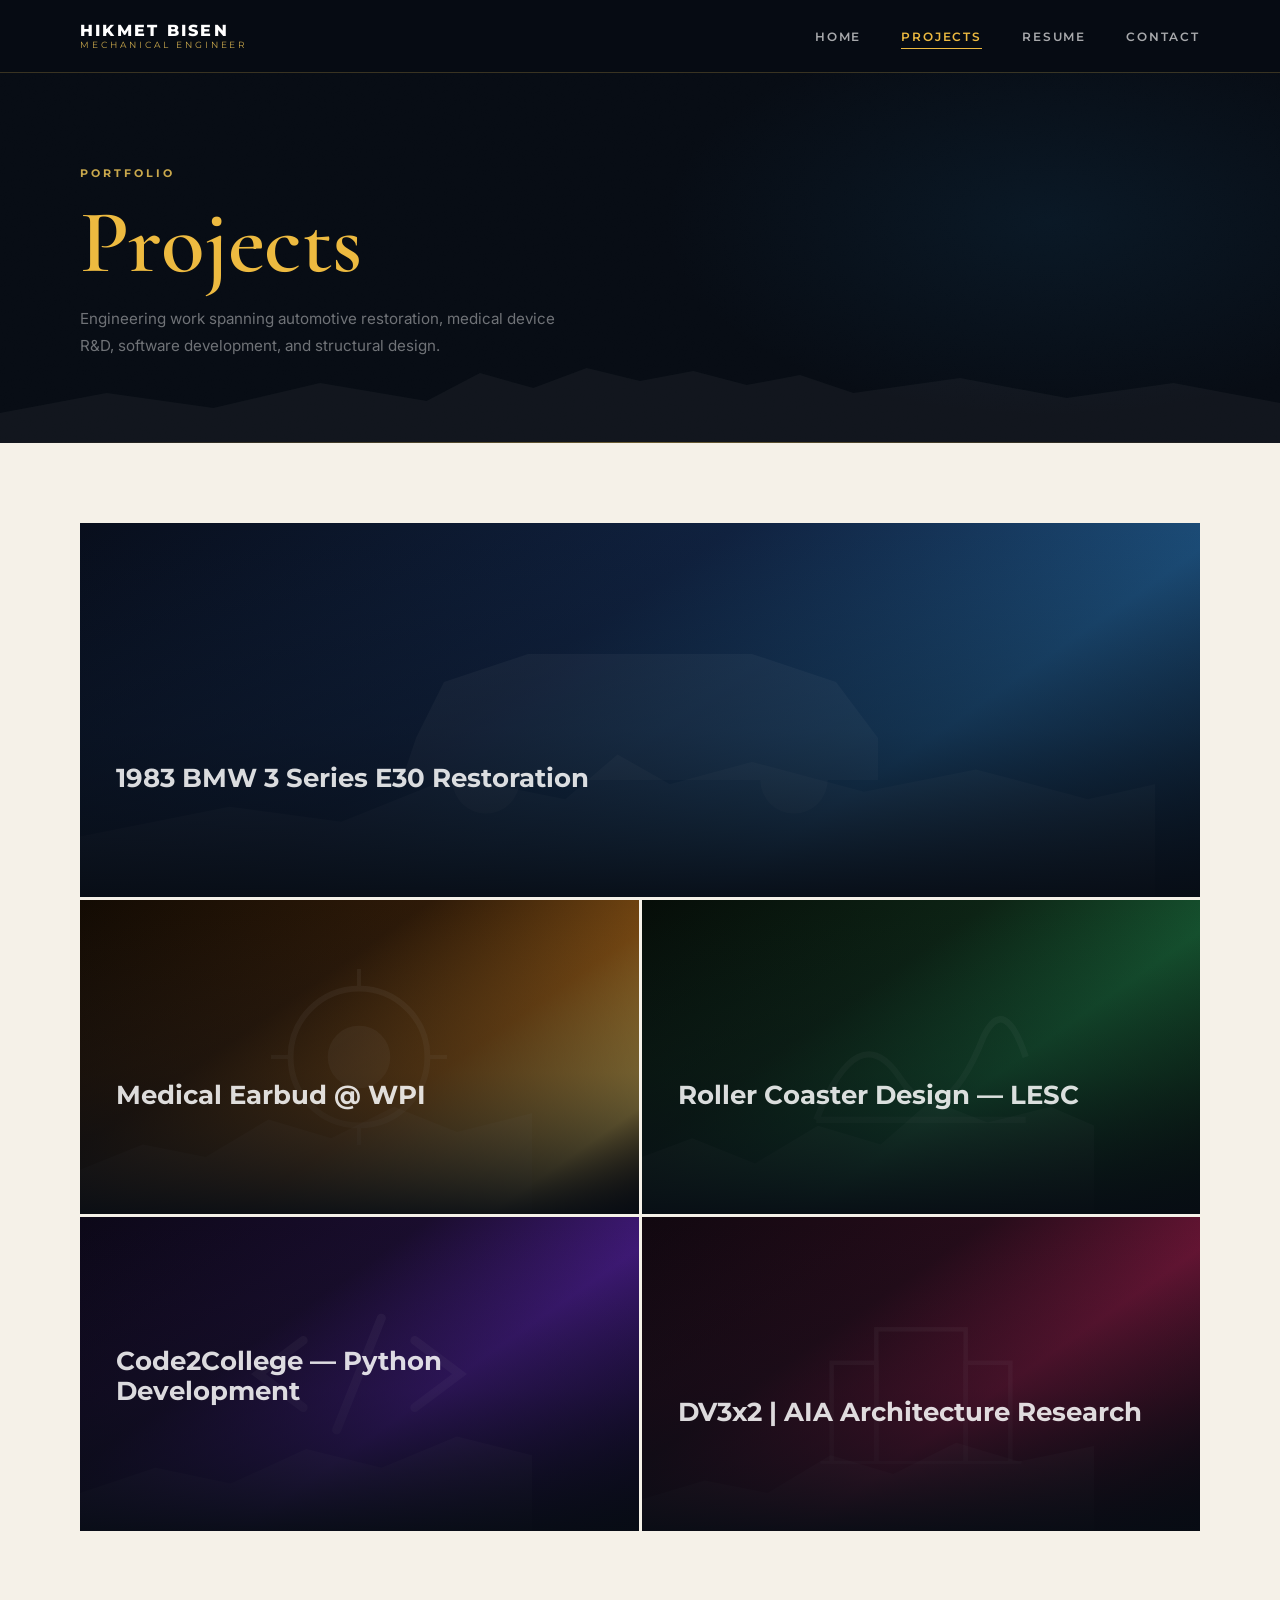
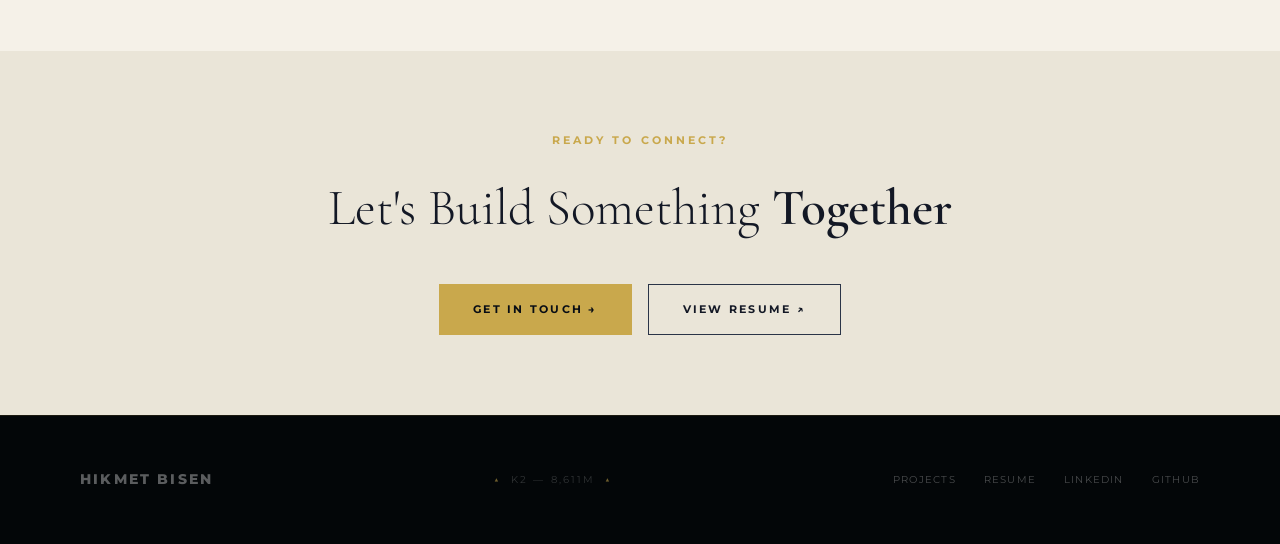
<file: projects.html>
<!DOCTYPE html>
<html lang="en">
<head>
  <meta charset="UTF-8">
  <meta name="viewport" content="width=device-width, initial-scale=1.0">
  <title>Projects — Hikmet Bisen</title>
  <meta name="description" content="Engineering projects by Hikmet Bisen — automotive restoration, medical device R&D, software development, and more.">
  <link rel="stylesheet" href="css/style.css">
</head>
<body>

  <!-- ── Navbar ── -->
  <nav class="navbar scrolled" id="navbar">
    <div class="nav-inner">
      <a href="index.html" class="nav-logo">
        Hikmet Bisen
        <span>Mechanical Engineer</span>
      </a>
      <ul class="nav-links">
        <li><a href="index.html">Home</a></li>
        <li><a href="projects.html" class="active">Projects</a></li>
        <li><a href="resume.html">Resume</a></li>
        <li><a href="index.html#contact">Contact</a></li>
      </ul>
    </div>
  </nav>

  <!-- ── Page Hero ── -->
  <section class="page-hero">
    <div class="page-hero-bg"></div>

    <!-- Mountain silhouette -->
    <svg class="mountain-divider" viewBox="0 0 1440 80" preserveAspectRatio="none" xmlns="http://www.w3.org/2000/svg" style="position:absolute;bottom:0;left:0;right:0;height:80px;">
      <path d="M0,80 L0,50 L120,30 L240,45 L360,20 L480,38 L540,10 L600,25 L660,5 L720,18 L780,8 L840,22 L900,12 L960,30 L1080,15 L1200,35 L1320,20 L1440,40 L1440,80 Z" fill="#FAF8F3" opacity="0.04"/>
    </svg>

    <div class="container">
      <span class="section-label">Portfolio</span>
      <h1><strong>Projects</strong></h1>
      <p>Engineering work spanning automotive restoration, medical device R&amp;D, software development, and structural design.</p>
    </div>
  </section>

  <!-- ── Projects Grid ── -->
  <section class="projects-page-grid">
    <div class="container">
      <div class="projects-full-grid">

        <!-- Project 1: BMW E30 — FEATURED -->
        <div class="project-card-full featured">
          <div class="project-bg">
            <svg class="card-mountain" viewBox="0 0 1440 200" preserveAspectRatio="none" xmlns="http://www.w3.org/2000/svg">
              <path d="M0,200 L0,120 L200,80 L350,100 L500,40 L650,70 L720,10 L790,50 L900,20 L1050,60 L1200,30 L1350,70 L1440,50 L1440,200 Z" fill="white"/>
            </svg>
            <!-- Car silhouette hint -->
            <svg style="position:absolute;top:50%;left:50%;transform:translate(-50%,-50%);width:50%;opacity:0.05;" viewBox="0 0 200 80" xmlns="http://www.w3.org/2000/svg" fill="white">
              <path d="M20,50 L30,30 L60,20 L140,20 L170,30 L185,50 L185,65 L15,65 Z"/>
              <circle cx="45" cy="65" r="12"/>
              <circle cx="155" cy="65" r="12"/>
            </svg>
          </div>
          <div class="project-overlay"></div>
          <div class="project-tag">Mechanical Engineering</div>
          <div class="project-tooltip">
            <span class="project-number">01 / 05 &nbsp;·&nbsp; June 2024 — Present</span>
            <div class="project-name">1983 BMW 3 Series E30 Restoration</div>
            <p class="project-desc">Full automotive restoration project — chassis reinforcement, rust removal, mechanical systems teardown and reassembly. Led all research, resource acquisition, and hands-on precision fabrication alongside my brother.</p>
          </div>
        </div>

        <!-- Project 2: Medical Earbud -->
        <div class="project-card-full">
          <div class="project-bg">
            <svg class="card-mountain" viewBox="0 0 720 200" preserveAspectRatio="none" xmlns="http://www.w3.org/2000/svg">
              <path d="M0,200 L0,130 L100,90 L200,110 L300,50 L400,80 L500,30 L600,70 L720,40 L720,200 Z" fill="white"/>
            </svg>
            <svg style="position:absolute;top:50%;left:50%;transform:translate(-50%,-50%);width:35%;opacity:0.06;" viewBox="0 0 100 100" xmlns="http://www.w3.org/2000/svg" fill="white">
              <circle cx="50" cy="50" r="35" fill="none" stroke="white" stroke-width="3"/>
              <circle cx="50" cy="50" r="16"/>
              <path d="M50,15 L50,5 M50,95 L50,85 M15,50 L5,50 M95,50 L85,50" stroke="white" stroke-width="2"/>
            </svg>
          </div>
          <div class="project-overlay"></div>
          <div class="project-tag">Medical R&amp;D</div>
          <div class="project-tooltip">
            <span class="project-number">02 / 05 &nbsp;·&nbsp; June 2025 — Present</span>
            <div class="project-name">Medical Earbud @ WPI</div>
            <p class="project-desc">Wearable medical device tracking vitals — heart rate, blood pressure, respiratory patterns &amp; vocal activity. Designed in AutoCAD, programmed in C++. Patent &amp; MIT URTC publication in progress.</p>
          </div>
        </div>

        <!-- Project 3: LESC Roller Coaster -->
        <div class="project-card-full">
          <div class="project-bg">
            <svg class="card-mountain" viewBox="0 0 720 200" preserveAspectRatio="none" xmlns="http://www.w3.org/2000/svg">
              <path d="M0,200 L0,110 L80,80 L180,120 L280,60 L380,90 L460,20 L550,55 L650,30 L720,60 L720,200 Z" fill="white"/>
            </svg>
            <svg style="position:absolute;top:50%;left:50%;transform:translate(-50%,-50%);width:45%;opacity:0.05;" viewBox="0 0 120 80" xmlns="http://www.w3.org/2000/svg" fill="none" stroke="white" stroke-width="3">
              <path d="M10,70 Q30,20 50,50 Q70,80 90,30 Q100,10 110,40"/>
              <line x1="10" y1="70" x2="110" y2="70"/>
            </svg>
          </div>
          <div class="project-overlay"></div>
          <div class="project-tag">Civil / Structural</div>
          <div class="project-tooltip">
            <span class="project-number">03 / 05 &nbsp;·&nbsp; June — July 2024</span>
            <div class="project-name">Roller Coaster Design — LESC</div>
            <p class="project-desc">Longhorn Engineering Summer Camp — designed and built a functional model roller coaster applying structural analysis, material selection, and mechanical force calculations across multidisciplinary team challenges.</p>
          </div>
        </div>

        <!-- Project 4: Code2College -->
        <div class="project-card-full">
          <div class="project-bg">
            <svg class="card-mountain" viewBox="0 0 720 200" preserveAspectRatio="none" xmlns="http://www.w3.org/2000/svg">
              <path d="M0,200 L0,140 L120,100 L240,125 L360,70 L480,100 L600,50 L720,80 L720,200 Z" fill="white"/>
            </svg>
            <svg style="position:absolute;top:50%;left:50%;transform:translate(-50%,-50%);width:40%;opacity:0.05;" viewBox="0 0 100 70" xmlns="http://www.w3.org/2000/svg" fill="none" stroke="white" stroke-width="4" stroke-linecap="round">
              <path d="M25,20 L5,35 L25,50 M75,20 L95,35 L75,50 M60,10 L40,60"/>
            </svg>
          </div>
          <div class="project-overlay"></div>
          <div class="project-tag">Software</div>
          <div class="project-tooltip">
            <span class="project-number">04 / 05 &nbsp;·&nbsp; 2025 — Present</span>
            <div class="project-name">Code2College — Python Development</div>
            <p class="project-desc">9-week intensive software development program. Built multiple Python projects using intermediate-to-advanced concepts. Professional development workshops covering time management, technical portfolio, and industry readiness.</p>
          </div>
        </div>

        <!-- Project 5: DV3x2 / AIA Architecture -->
        <div class="project-card-full">
          <div class="project-bg">
            <svg class="card-mountain" viewBox="0 0 720 200" preserveAspectRatio="none" xmlns="http://www.w3.org/2000/svg">
              <path d="M0,200 L0,150 L100,120 L200,140 L300,80 L400,110 L500,60 L600,90 L720,65 L720,200 Z" fill="white"/>
            </svg>
            <svg style="position:absolute;top:50%;left:50%;transform:translate(-50%,-50%);width:40%;opacity:0.05;" viewBox="0 0 100 80" xmlns="http://www.w3.org/2000/svg" fill="white">
              <rect x="30" y="20" width="40" height="60" fill="none" stroke="white" stroke-width="2"/>
              <rect x="10" y="35" width="20" height="45" fill="none" stroke="white" stroke-width="2"/>
              <rect x="70" y="35" width="20" height="45" fill="none" stroke="white" stroke-width="2"/>
              <path d="M5,80 L95,80" stroke="white" stroke-width="2"/>
            </svg>
          </div>
          <div class="project-overlay"></div>
          <div class="project-tag">Architecture / Research</div>
          <div class="project-tooltip">
            <span class="project-number">05 / 05 &nbsp;·&nbsp; June 2024</span>
            <div class="project-name">DV3x2 | AIA Architecture Research</div>
            <p class="project-desc">American Institute of Architects research internship — independent financial analysis of UT Austin, exposure to startup architecture &amp; engineering firms, and applied mechanical engineering in real-world construction settings.</p>
          </div>
        </div>

      </div>
    </div>
  </section>

  <!-- ── CTA ── -->
  <section style="padding: 80px 0; background: var(--cream-dark); text-align: center;">
    <div class="container">
      <span class="section-label" style="text-align:center; display:block;">Ready to Connect?</span>
      <h2 style="font-family: var(--font-display); font-size: clamp(2rem, 4vw, 3.5rem); font-weight: 300; margin-bottom: 32px; color: var(--text);">
        Let's Build Something <strong style="font-weight:600;">Together</strong>
      </h2>
      <div style="display:flex; gap:16px; justify-content:center; flex-wrap:wrap;">
        <a href="index.html#contact" class="btn btn-primary">Get In Touch →</a>
        <a href="resume.html" class="btn btn-outline" style="border-color: var(--charcoal); color: var(--text);">View Resume ↗</a>
      </div>
    </div>
  </section>

  <!-- ── Footer ── -->
  <footer>
    <div class="container">
      <div class="footer-inner">
        <div class="footer-logo">Hikmet Bisen</div>
        <div class="footer-peak">K2 — 8,611m</div>
        <div class="footer-links">
          <a href="projects.html">Projects</a>
          <a href="resume.html">Resume</a>
          <a href="https://www.linkedin.com/in/hikmetbisen/" target="_blank" rel="noopener noreferrer">LinkedIn</a>
          <a href="https://github.com/Hikmet4416" target="_blank" rel="noopener noreferrer">GitHub</a>
        </div>
      </div>
    </div>
  </footer>

  <script src="js/main.js"></script>
</body>
</html>
</file>
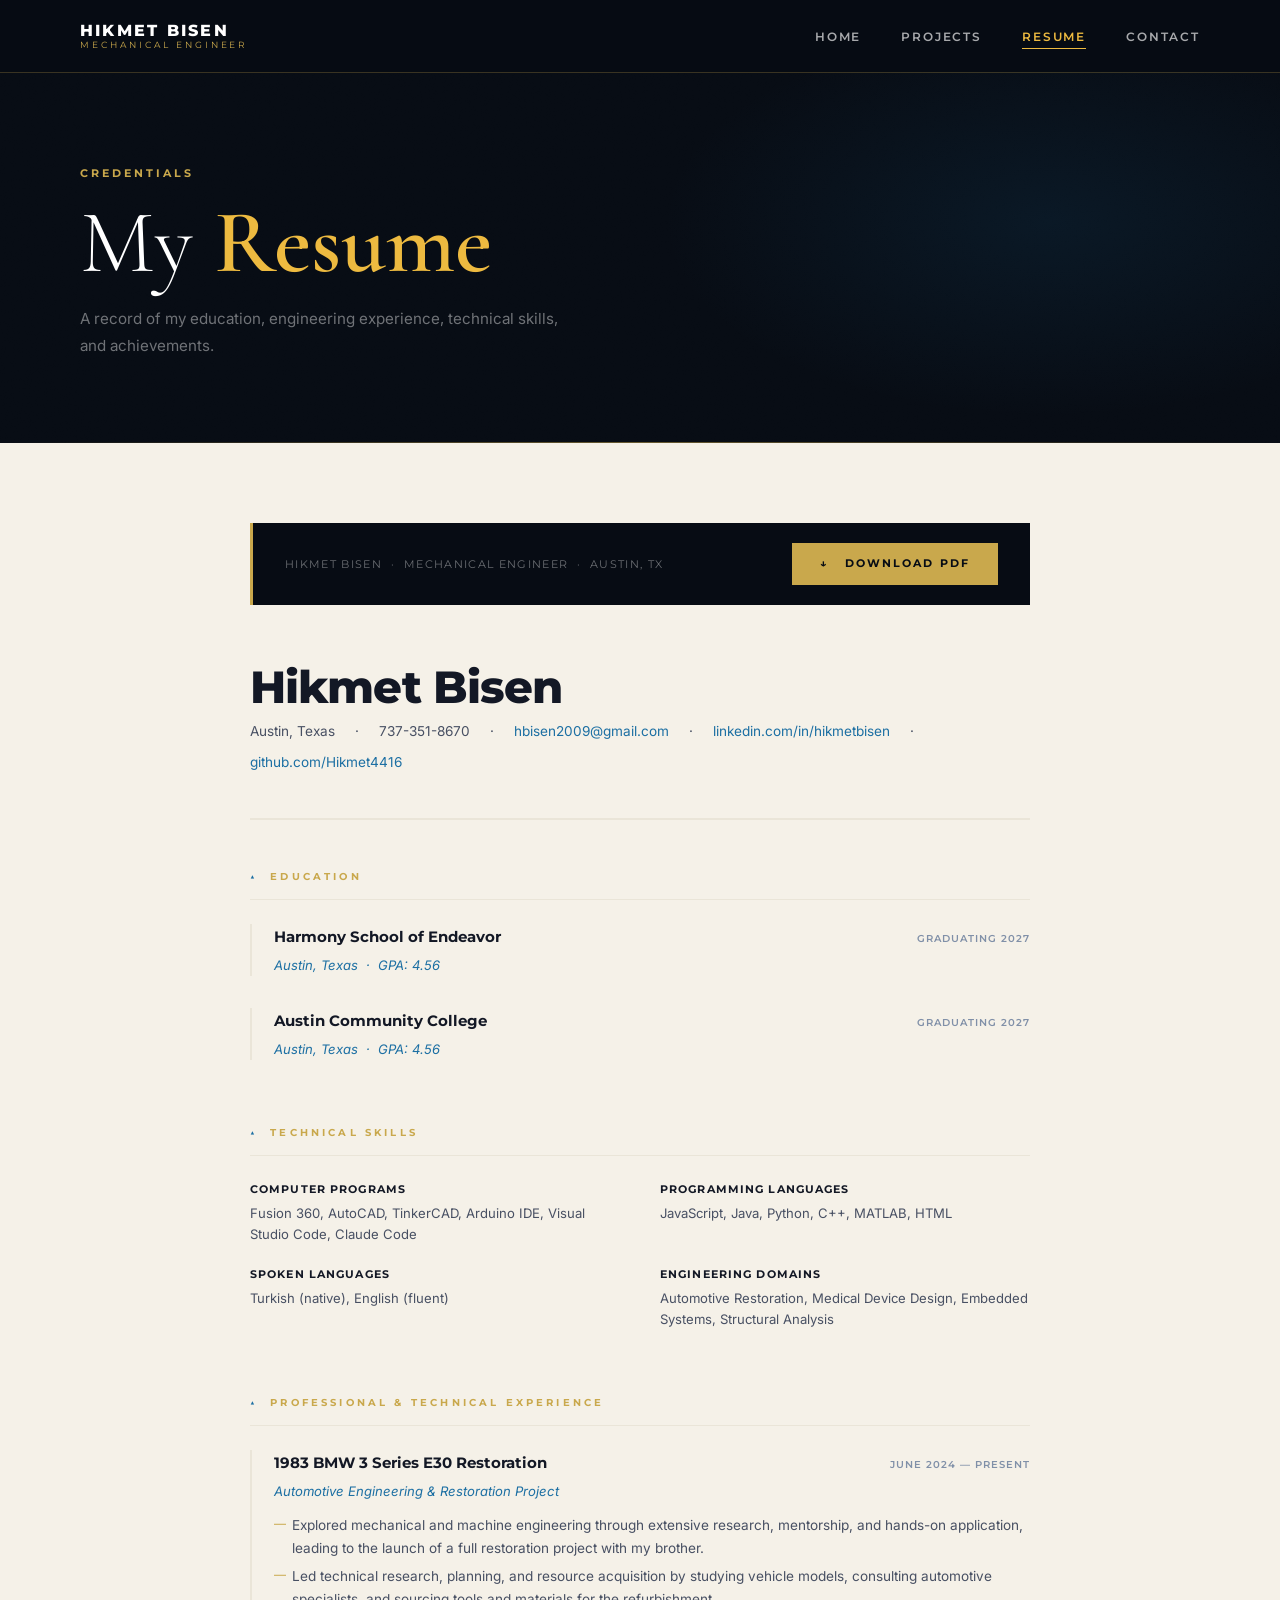
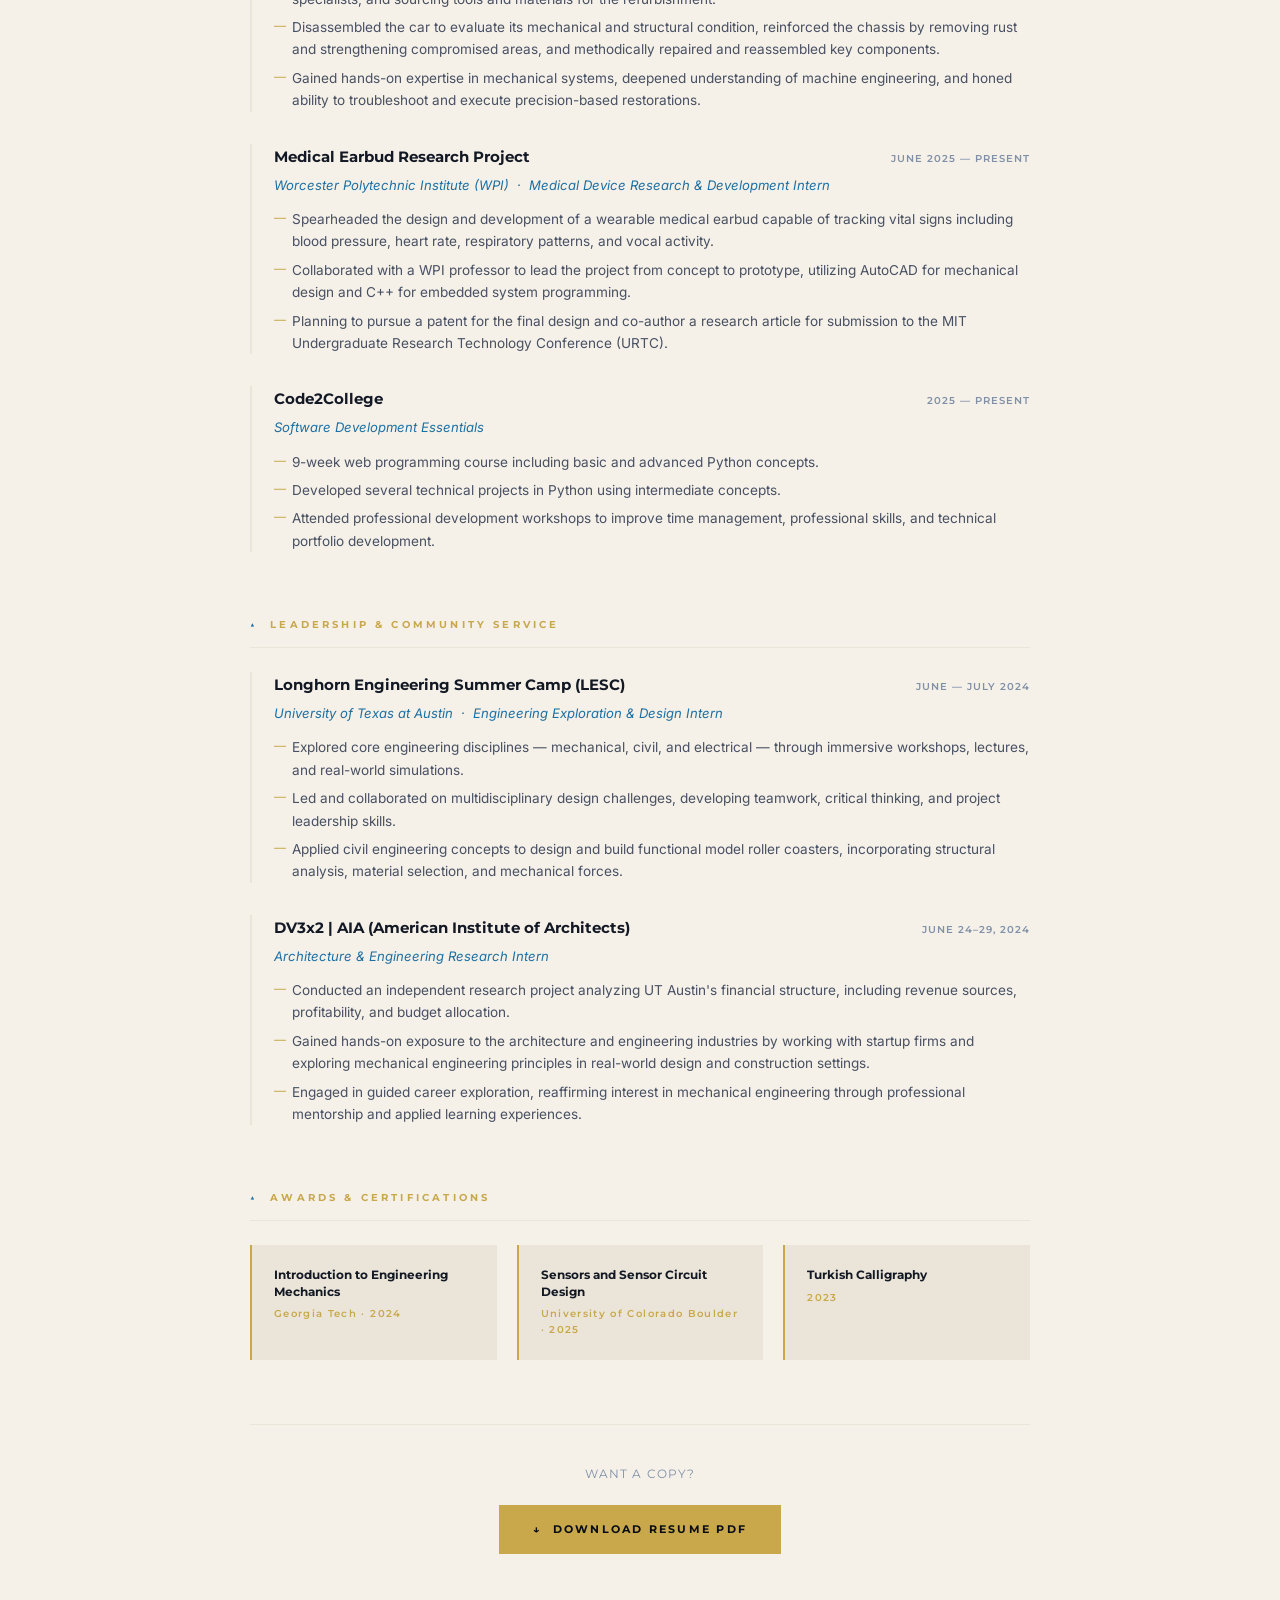
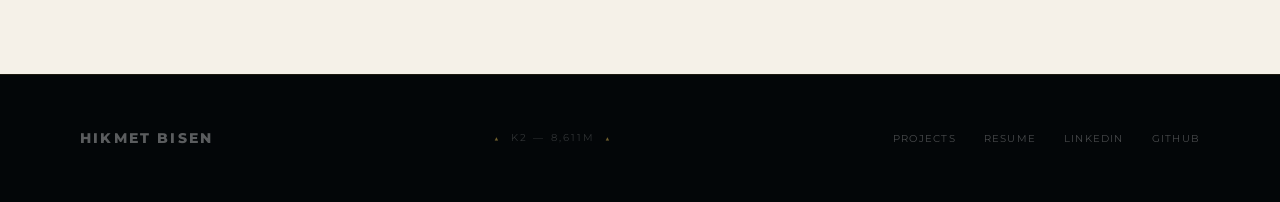
<file: resume.html>
<!DOCTYPE html>
<html lang="en">
<head>
  <meta charset="UTF-8">
  <meta name="viewport" content="width=device-width, initial-scale=1.0">
  <title>Resume — Hikmet Bisen</title>
  <meta name="description" content="Resume of Hikmet Bisen — Mechanical Engineer, Austin Texas. Education, experience, skills, and awards.">
  <link rel="stylesheet" href="css/style.css">
</head>
<body>

  <!-- ── Navbar ── -->
  <nav class="navbar scrolled" id="navbar">
    <div class="nav-inner">
      <a href="index.html" class="nav-logo">
        Hikmet Bisen
        <span>Mechanical Engineer</span>
      </a>
      <ul class="nav-links">
        <li><a href="index.html">Home</a></li>
        <li><a href="projects.html">Projects</a></li>
        <li><a href="resume.html" class="active">Resume</a></li>
        <li><a href="index.html#contact">Contact</a></li>
      </ul>
    </div>
  </nav>

  <!-- ── Page Hero ── -->
  <section class="page-hero">
    <div class="page-hero-bg"></div>
    <div class="container">
      <span class="section-label">Credentials</span>
      <h1>My <strong>Resume</strong></h1>
      <p>A record of my education, engineering experience, technical skills, and achievements.</p>
    </div>
  </section>

  <!-- ── Resume Content ── -->
  <section class="resume-page">
    <div class="resume-container">

      <!-- Download Bar -->
      <div class="resume-download-bar">
        <p>Hikmet Bisen &nbsp;·&nbsp; Mechanical Engineer &nbsp;·&nbsp; Austin, TX</p>
        <a href="assets/Hikmet_Bisen_Resume.pdf" download class="btn-download">
          ↓ &nbsp; Download PDF
        </a>
      </div>

      <!-- Header -->
      <div class="resume-section" style="border-bottom: 2px solid var(--cream-dark); padding-bottom: 40px; margin-bottom: 48px;">
        <div class="resume-name">Hikmet Bisen</div>
        <div class="resume-contact-line">
          <span>Austin, Texas</span>
          <span>·</span>
          <span>737-351-8670</span>
          <span>·</span>
          <a href="mailto:hbisen2009@gmail.com">hbisen2009@gmail.com</a>
          <span>·</span>
          <a href="https://www.linkedin.com/in/hikmetbisen/" target="_blank" rel="noopener noreferrer">linkedin.com/in/hikmetbisen</a>
          <span>·</span>
          <a href="https://github.com/Hikmet4416" target="_blank" rel="noopener noreferrer">github.com/Hikmet4416</a>
        </div>
      </div>

      <!-- Education -->
      <div class="resume-section">
        <div class="resume-section-title">Education</div>

        <div class="resume-entry">
          <div class="resume-entry-header">
            <span class="resume-entry-title">Harmony School of Endeavor</span>
            <span class="resume-entry-date">Graduating 2027</span>
          </div>
          <div class="resume-entry-org">Austin, Texas &nbsp;·&nbsp; GPA: 4.56</div>
        </div>

        <div class="resume-entry">
          <div class="resume-entry-header">
            <span class="resume-entry-title">Austin Community College</span>
            <span class="resume-entry-date">Graduating 2027</span>
          </div>
          <div class="resume-entry-org">Austin, Texas &nbsp;·&nbsp; GPA: 4.56</div>
        </div>
      </div>

      <!-- Technical Skills -->
      <div class="resume-section">
        <div class="resume-section-title">Technical Skills</div>
        <div class="skills-two-col">
          <div class="skill-item">
            <span class="skill-item-label">Computer Programs</span>
            <span class="skill-item-value">Fusion 360, AutoCAD, TinkerCAD, Arduino IDE, Visual Studio Code, Claude Code</span>
          </div>
          <div class="skill-item">
            <span class="skill-item-label">Programming Languages</span>
            <span class="skill-item-value">JavaScript, Java, Python, C++, MATLAB, HTML</span>
          </div>
          <div class="skill-item">
            <span class="skill-item-label">Spoken Languages</span>
            <span class="skill-item-value">Turkish (native), English (fluent)</span>
          </div>
          <div class="skill-item">
            <span class="skill-item-label">Engineering Domains</span>
            <span class="skill-item-value">Automotive Restoration, Medical Device Design, Embedded Systems, Structural Analysis</span>
          </div>
        </div>
      </div>

      <!-- Professional & Technical Experience -->
      <div class="resume-section">
        <div class="resume-section-title">Professional &amp; Technical Experience</div>

        <div class="resume-entry">
          <div class="resume-entry-header">
            <span class="resume-entry-title">1983 BMW 3 Series E30 Restoration</span>
            <span class="resume-entry-date">June 2024 — Present</span>
          </div>
          <div class="resume-entry-org">Automotive Engineering &amp; Restoration Project</div>
          <ul>
            <li>Explored mechanical and machine engineering through extensive research, mentorship, and hands-on application, leading to the launch of a full restoration project with my brother.</li>
            <li>Led technical research, planning, and resource acquisition by studying vehicle models, consulting automotive specialists, and sourcing tools and materials for the refurbishment.</li>
            <li>Disassembled the car to evaluate its mechanical and structural condition, reinforced the chassis by removing rust and strengthening compromised areas, and methodically repaired and reassembled key components.</li>
            <li>Gained hands-on expertise in mechanical systems, deepened understanding of machine engineering, and honed ability to troubleshoot and execute precision-based restorations.</li>
          </ul>
        </div>

        <div class="resume-entry">
          <div class="resume-entry-header">
            <span class="resume-entry-title">Medical Earbud Research Project</span>
            <span class="resume-entry-date">June 2025 — Present</span>
          </div>
          <div class="resume-entry-org">Worcester Polytechnic Institute (WPI) &nbsp;·&nbsp; Medical Device Research &amp; Development Intern</div>
          <ul>
            <li>Spearheaded the design and development of a wearable medical earbud capable of tracking vital signs including blood pressure, heart rate, respiratory patterns, and vocal activity.</li>
            <li>Collaborated with a WPI professor to lead the project from concept to prototype, utilizing AutoCAD for mechanical design and C++ for embedded system programming.</li>
            <li>Planning to pursue a patent for the final design and co-author a research article for submission to the MIT Undergraduate Research Technology Conference (URTC).</li>
          </ul>
        </div>

        <div class="resume-entry">
          <div class="resume-entry-header">
            <span class="resume-entry-title">Code2College</span>
            <span class="resume-entry-date">2025 — Present</span>
          </div>
          <div class="resume-entry-org">Software Development Essentials</div>
          <ul>
            <li>9-week web programming course including basic and advanced Python concepts.</li>
            <li>Developed several technical projects in Python using intermediate concepts.</li>
            <li>Attended professional development workshops to improve time management, professional skills, and technical portfolio development.</li>
          </ul>
        </div>
      </div>

      <!-- Leadership & Community -->
      <div class="resume-section">
        <div class="resume-section-title">Leadership &amp; Community Service</div>

        <div class="resume-entry">
          <div class="resume-entry-header">
            <span class="resume-entry-title">Longhorn Engineering Summer Camp (LESC)</span>
            <span class="resume-entry-date">June — July 2024</span>
          </div>
          <div class="resume-entry-org">University of Texas at Austin &nbsp;·&nbsp; Engineering Exploration &amp; Design Intern</div>
          <ul>
            <li>Explored core engineering disciplines — mechanical, civil, and electrical — through immersive workshops, lectures, and real-world simulations.</li>
            <li>Led and collaborated on multidisciplinary design challenges, developing teamwork, critical thinking, and project leadership skills.</li>
            <li>Applied civil engineering concepts to design and build functional model roller coasters, incorporating structural analysis, material selection, and mechanical forces.</li>
          </ul>
        </div>

        <div class="resume-entry">
          <div class="resume-entry-header">
            <span class="resume-entry-title">DV3x2 | AIA (American Institute of Architects)</span>
            <span class="resume-entry-date">June 24–29, 2024</span>
          </div>
          <div class="resume-entry-org">Architecture &amp; Engineering Research Intern</div>
          <ul>
            <li>Conducted an independent research project analyzing UT Austin's financial structure, including revenue sources, profitability, and budget allocation.</li>
            <li>Gained hands-on exposure to the architecture and engineering industries by working with startup firms and exploring mechanical engineering principles in real-world design and construction settings.</li>
            <li>Engaged in guided career exploration, reaffirming interest in mechanical engineering through professional mentorship and applied learning experiences.</li>
          </ul>
        </div>
      </div>

      <!-- Awards -->
      <div class="resume-section">
        <div class="resume-section-title">Awards &amp; Certifications</div>
        <div class="awards-grid">
          <div class="award-item">
            <div class="award-name">Introduction to Engineering Mechanics</div>
            <div class="award-year">Georgia Tech · 2024</div>
          </div>
          <div class="award-item">
            <div class="award-name">Sensors and Sensor Circuit Design</div>
            <div class="award-year">University of Colorado Boulder · 2025</div>
          </div>
          <div class="award-item">
            <div class="award-name">Turkish Calligraphy</div>
            <div class="award-year">2023</div>
          </div>
        </div>
      </div>

      <!-- Bottom download -->
      <div style="text-align:center; padding-top: 40px; border-top: 1px solid var(--cream-dark);">
        <p style="font-family: var(--font-brand); font-size: 0.72rem; letter-spacing: 0.1em; text-transform: uppercase; color: var(--text-light); margin-bottom: 20px;">
          Want a copy?
        </p>
        <a href="assets/Hikmet_Bisen_Resume.pdf" download class="btn btn-primary">
          ↓ &nbsp;Download Resume PDF
        </a>
      </div>

    </div>
  </section>

  <!-- ── Footer ── -->
  <footer>
    <div class="container">
      <div class="footer-inner">
        <div class="footer-logo">Hikmet Bisen</div>
        <div class="footer-peak">K2 — 8,611m</div>
        <div class="footer-links">
          <a href="projects.html">Projects</a>
          <a href="resume.html">Resume</a>
          <a href="https://www.linkedin.com/in/hikmetbisen/" target="_blank" rel="noopener noreferrer">LinkedIn</a>
          <a href="https://github.com/Hikmet4416" target="_blank" rel="noopener noreferrer">GitHub</a>
        </div>
      </div>
    </div>
  </footer>

  <script src="js/main.js"></script>
</body>
</html>
</file>
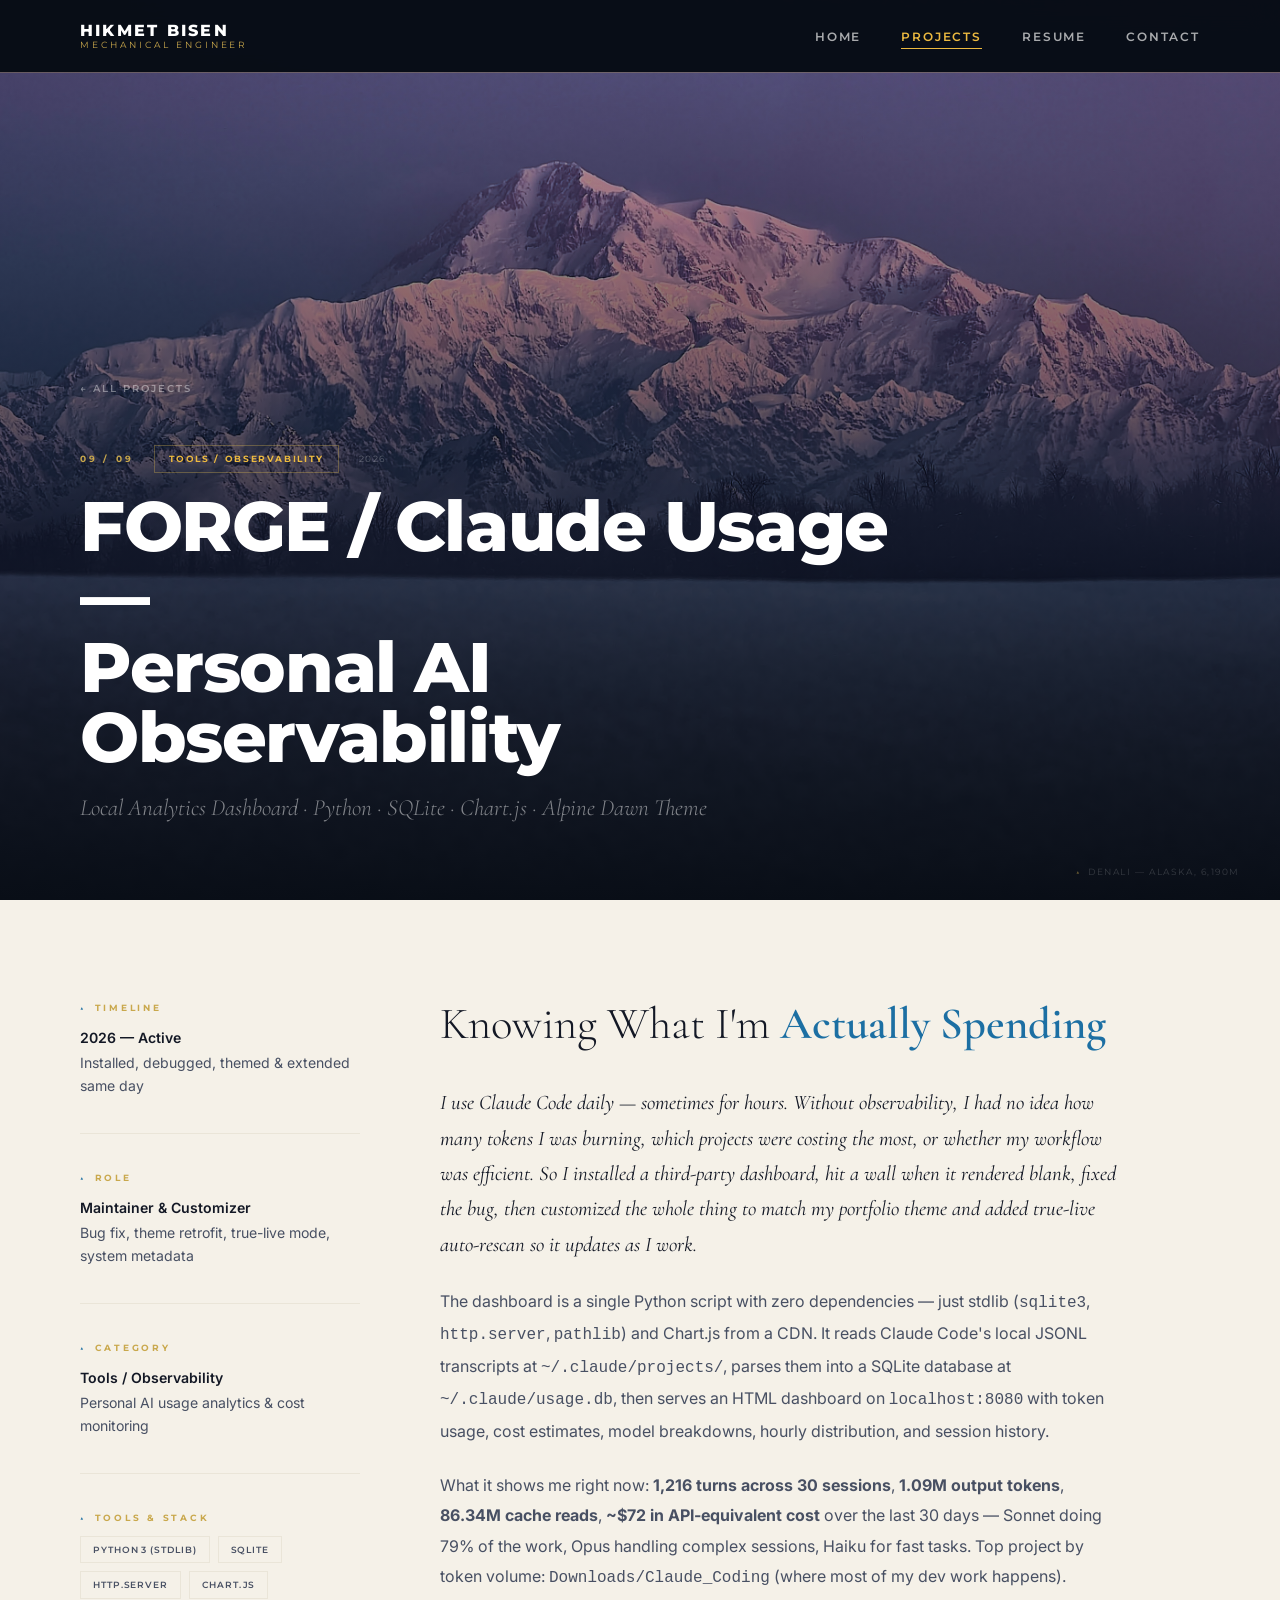
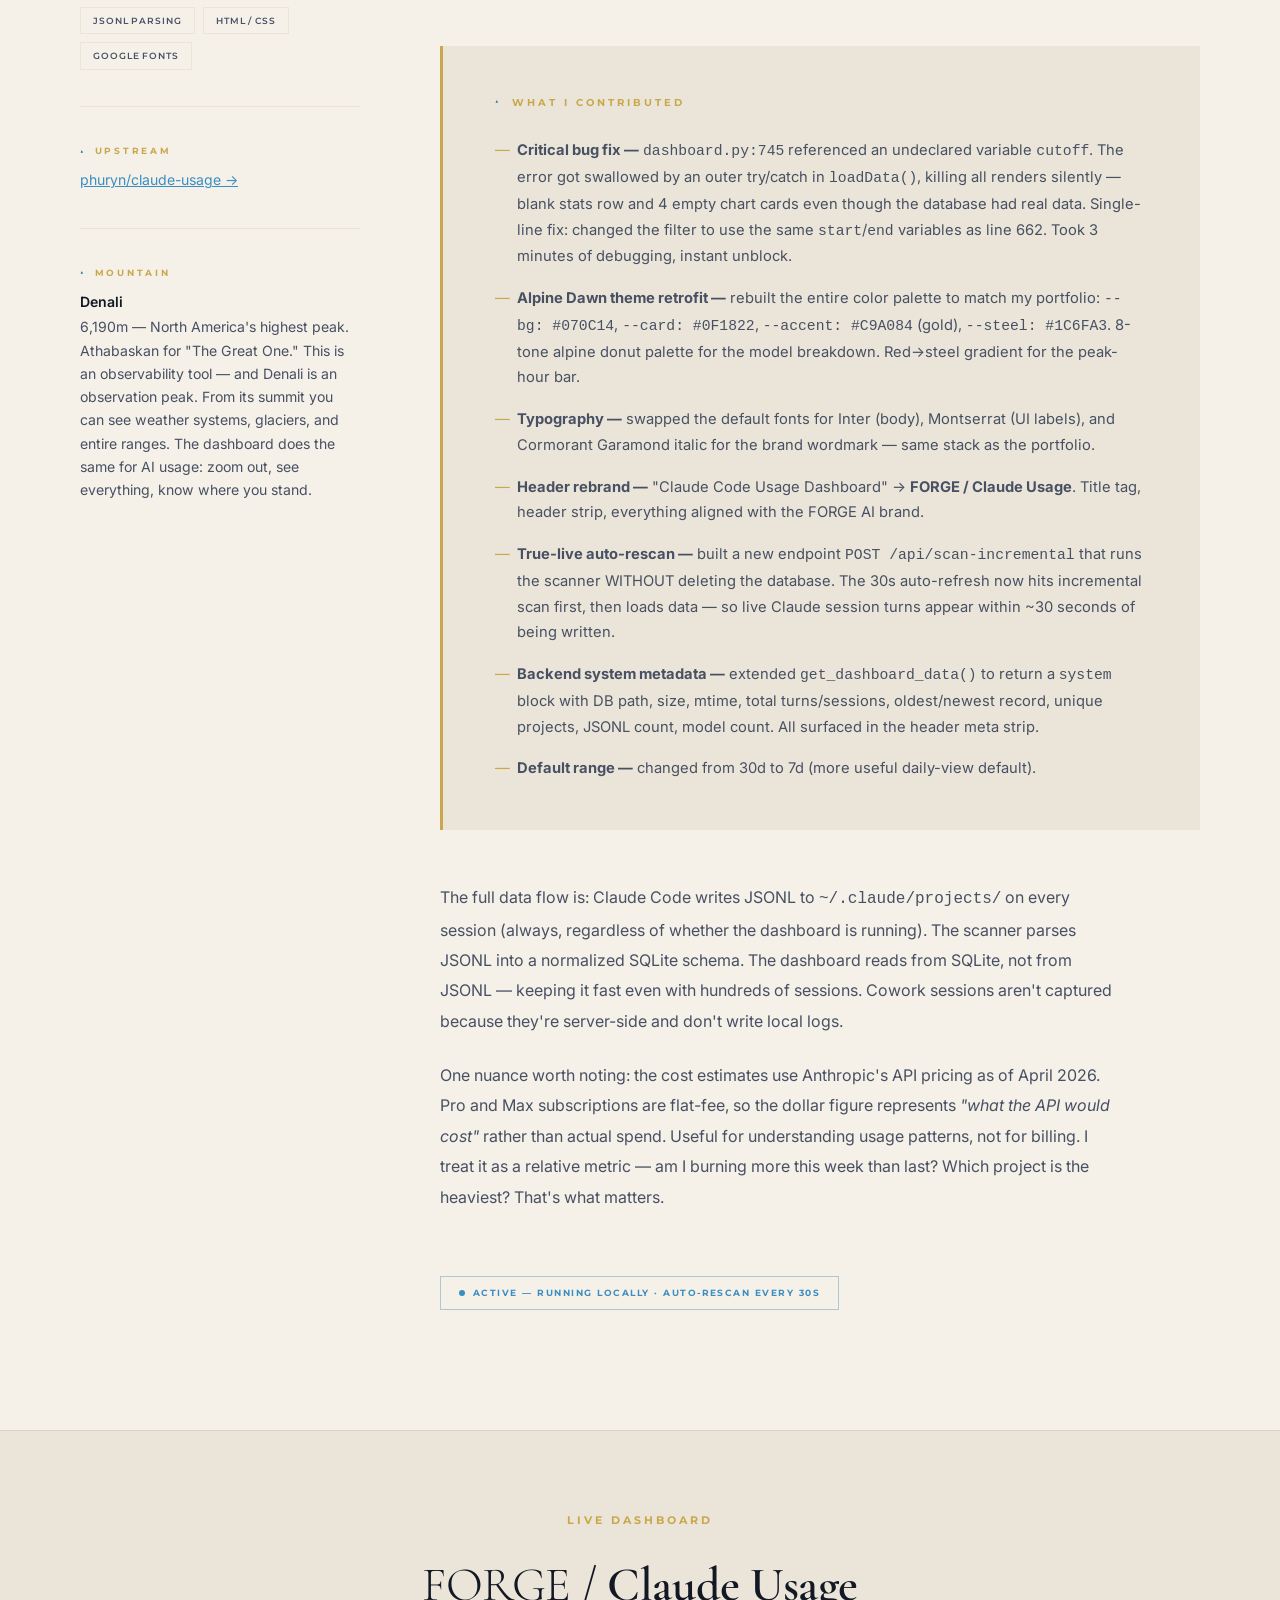
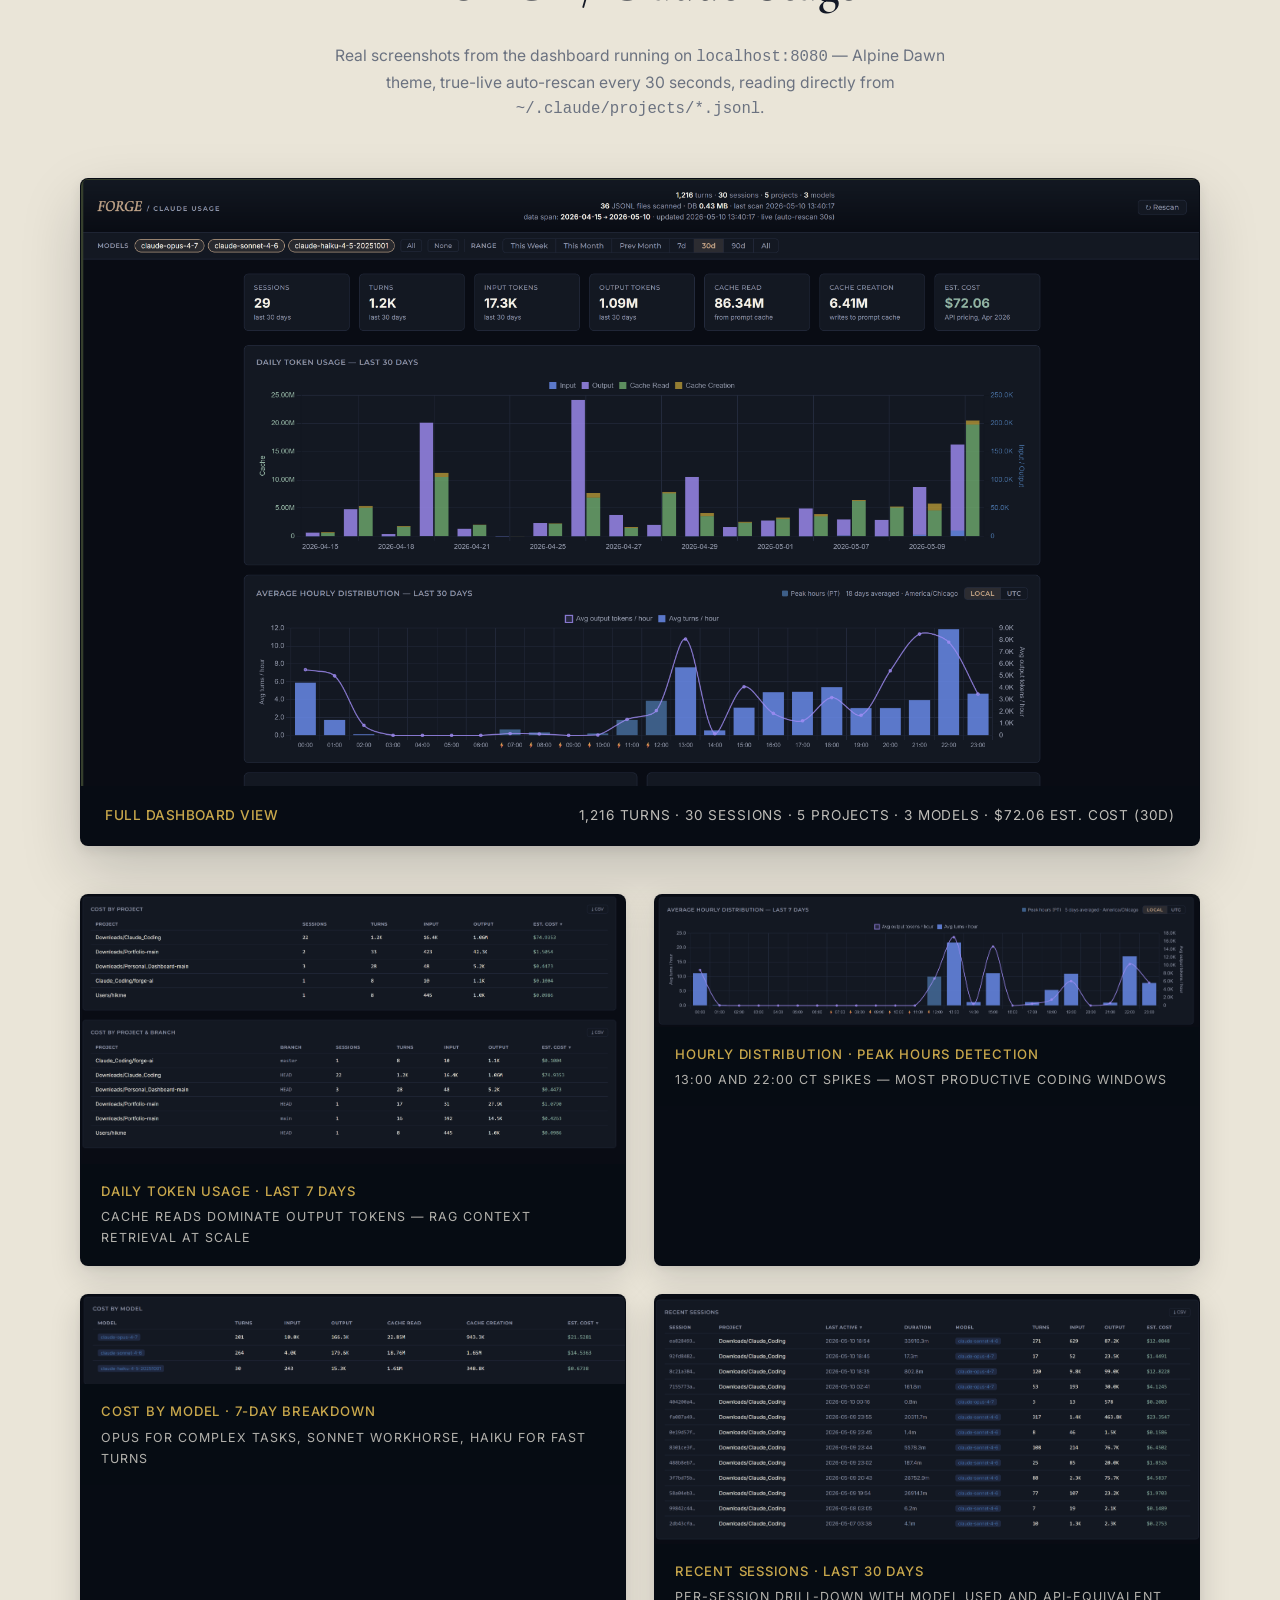
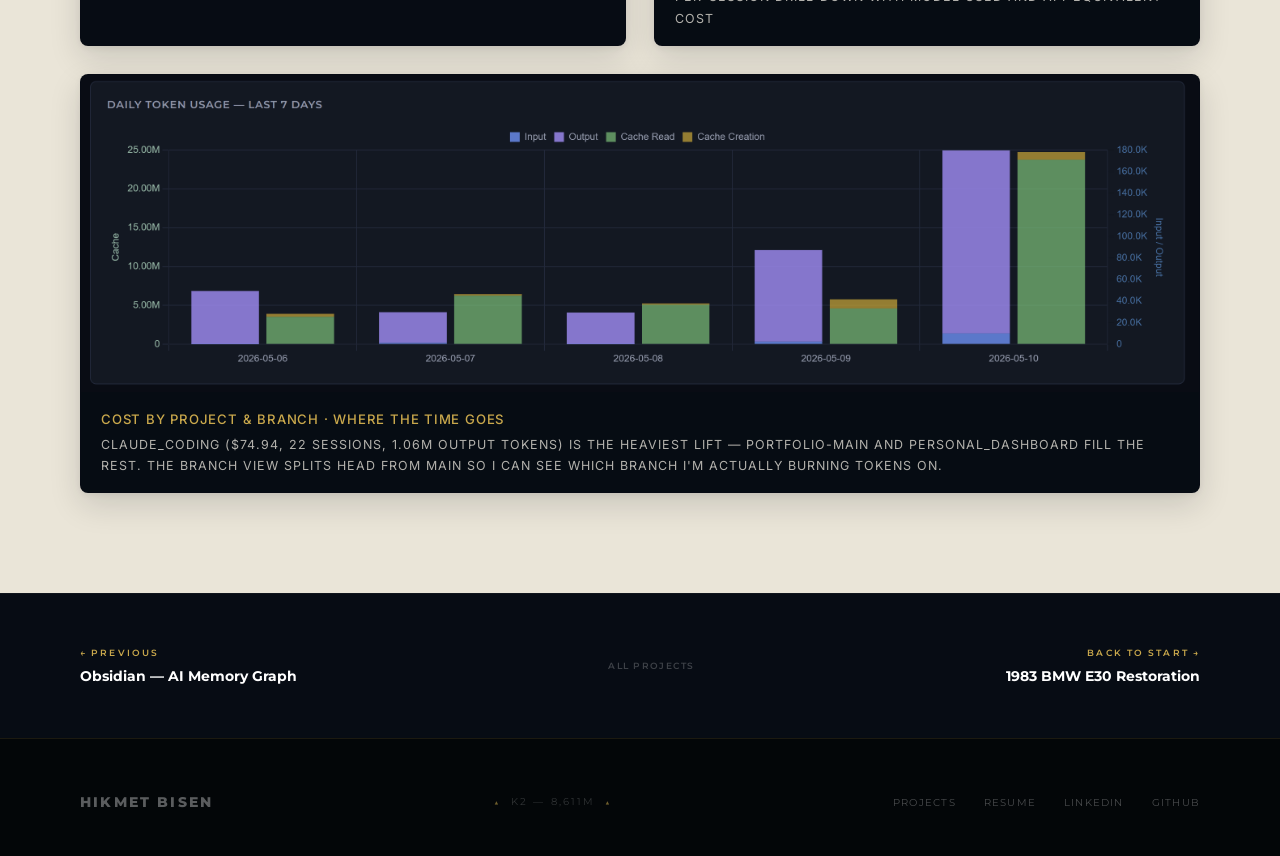
<file: Project/project-claude-dashboard.html>
<!DOCTYPE html>
<html lang="en">
<head>
  <meta charset="UTF-8">
  <meta name="viewport" content="width=device-width, initial-scale=1.0">
  <title>Claude Usage Dashboard — Hikmet Bisen</title>
  <meta name="description" content="Local analytics dashboard for Claude Code — token usage, cost estimates, session history. Customized to Alpine Dawn theme with true-live auto-rescan.">
  <link rel="stylesheet" href="../css/style.css">
  <style>
    .dashboard-gallery {
      padding: 80px 0 100px;
      background: var(--cream-dark, #ECE6D8);
      border-top: 1px solid rgba(7,12,20,0.08);
    }
    .dashboard-gallery .container { max-width: 1200px; }
    .dashboard-gallery .gallery-header {
      text-align: center;
      margin-bottom: 56px;
    }
    .dashboard-gallery h2 {
      font-family: var(--font-display);
      font-size: clamp(2rem, 4vw, 3rem);
      font-weight: 300;
      color: var(--text);
      margin: 12px 0 16px;
      letter-spacing: -0.01em;
    }
    .dashboard-gallery h2 strong { font-weight: 600; }
    .dashboard-gallery .gallery-subtitle {
      color: var(--muted, #6b7280);
      max-width: 640px;
      margin: 0 auto;
      font-size: 0.98rem;
      line-height: 1.6;
    }
    .gallery-hero {
      margin-bottom: 48px;
      border-radius: 8px;
      overflow: hidden;
      box-shadow: 0 24px 60px rgba(7,12,20,0.18), 0 4px 12px rgba(7,12,20,0.08);
      border: 1px solid rgba(7,12,20,0.06);
      background: #070C14;
    }
    .gallery-hero img { width: 100%; display: block; }
    .gallery-hero-caption {
      padding: 18px 24px;
      background: rgba(7,12,20,0.92);
      color: rgba(245,241,232,0.78);
      font-size: 0.85rem;
      font-family: var(--font-ui, var(--font-body));
      letter-spacing: 0.06em;
      text-transform: uppercase;
      display: flex;
      justify-content: space-between;
      align-items: center;
      flex-wrap: wrap;
      gap: 12px;
    }
    .gallery-hero-caption strong {
      color: var(--gold, #C9A084);
      font-weight: 500;
      letter-spacing: 0.04em;
    }
    .gallery-grid {
      display: grid;
      grid-template-columns: repeat(2, 1fr);
      gap: 28px;
    }
    .gallery-card.wide { grid-column: 1 / -1; }
    @media (max-width: 768px) {
      .gallery-grid { grid-template-columns: 1fr; gap: 20px; }
      .dashboard-gallery { padding: 60px 0 80px; }
    }
    .gallery-card {
      background: #070C14;
      border-radius: 8px;
      overflow: hidden;
      box-shadow: 0 12px 32px rgba(7,12,20,0.14), 0 2px 6px rgba(7,12,20,0.06);
      border: 1px solid rgba(7,12,20,0.06);
      transition: transform 0.4s cubic-bezier(0.4,0,0.2,1), box-shadow 0.4s ease;
    }
    .gallery-card:hover {
      transform: translateY(-4px);
      box-shadow: 0 20px 48px rgba(7,12,20,0.22), 0 4px 10px rgba(7,12,20,0.1);
    }
    .gallery-card img { width: 100%; display: block; }
    .gallery-card figcaption {
      padding: 16px 20px;
      background: rgba(7,12,20,0.94);
      color: rgba(245,241,232,0.72);
      font-size: 0.78rem;
      font-family: var(--font-ui, var(--font-body));
      letter-spacing: 0.08em;
      text-transform: uppercase;
    }
    .gallery-card figcaption strong {
      display: block;
      color: var(--gold, #C9A084);
      font-size: 0.82rem;
      font-weight: 500;
      letter-spacing: 0.06em;
      margin-bottom: 4px;
    }
  </style>
</head>
<body>

  <nav class="navbar scrolled" id="navbar">
    <div class="nav-inner">
      <a href="../index.html" class="nav-logo">
        Hikmet Bisen
        <span>Mechanical Engineer</span>
      </a>
      <ul class="nav-links">
        <li><a href="../index.html">Home</a></li>
        <li><a href="projects.html" class="active">Projects</a></li>
        <li><a href="../Resume/resume.html">Resume</a></li>
        <li><a href="../index.html#contact">Contact</a></li>
      </ul>
    </div>
  </nav>

  <!-- ── Hero ── -->
  <section class="project-detail-hero">
    <img
      src="../assets/images/denali.jpg"
      alt="Denali — Alaska"
      class="project-detail-hero-img"
    >
    <div class="project-detail-overlay"></div>
    <div class="project-mountain-credit">Denali — Alaska, 6,190m</div>

    <div class="project-detail-hero-content">
      <a href="projects.html" class="project-detail-back">← All Projects</a>
      <div class="project-detail-meta">
        <span class="project-detail-num">09 / 09</span>
        <span class="project-detail-cat">Tools / Observability</span>
        <span class="project-detail-date">2026</span>
      </div>
      <h1 class="project-detail-title">FORGE / Claude Usage —<br>Personal AI Observability</h1>
      <p class="project-detail-subtitle">Local Analytics Dashboard · Python · SQLite · Chart.js · Alpine Dawn Theme</p>
    </div>
  </section>

  <!-- ── Content ── -->
  <section class="project-detail-content">
    <div class="container">
      <div class="project-detail-grid">

        <!-- Sidebar -->
        <aside class="project-detail-sidebar">
          <div class="project-sidebar-section">
            <span class="project-sidebar-label">Timeline</span>
            <div class="project-sidebar-value">
              <strong>2026 — Active</strong>
              Installed, debugged, themed &amp; extended same day
            </div>
          </div>
          <div class="project-sidebar-section">
            <span class="project-sidebar-label">Role</span>
            <div class="project-sidebar-value">
              <strong>Maintainer &amp; Customizer</strong>
              Bug fix, theme retrofit, true-live mode, system metadata
            </div>
          </div>
          <div class="project-sidebar-section">
            <span class="project-sidebar-label">Category</span>
            <div class="project-sidebar-value">
              <strong>Tools / Observability</strong>
              Personal AI usage analytics &amp; cost monitoring
            </div>
          </div>
          <div class="project-sidebar-section">
            <span class="project-sidebar-label">Tools &amp; Stack</span>
            <div class="project-tools-list">
              <span class="project-tool-tag">Python 3 (stdlib)</span>
              <span class="project-tool-tag">SQLite</span>
              <span class="project-tool-tag">http.server</span>
              <span class="project-tool-tag">Chart.js</span>
              <span class="project-tool-tag">JSONL Parsing</span>
              <span class="project-tool-tag">HTML / CSS</span>
              <span class="project-tool-tag">Google Fonts</span>
            </div>
          </div>
          <div class="project-sidebar-section">
            <span class="project-sidebar-label">Upstream</span>
            <div class="project-sidebar-value">
              <a href="https://github.com/phuryn/claude-usage" target="_blank" rel="noopener noreferrer" style="color: var(--steel-light); text-decoration: underline;">phuryn/claude-usage →</a>
            </div>
          </div>
          <div class="project-sidebar-section">
            <span class="project-sidebar-label">Mountain</span>
            <div class="project-sidebar-value">
              <strong>Denali</strong>
              6,190m — North America's highest peak. Athabaskan for "The Great One." This is an observability tool — and Denali is an observation peak. From its summit you can see weather systems, glaciers, and entire ranges. The dashboard does the same for AI usage: zoom out, see everything, know where you stand.
            </div>
          </div>
        </aside>

        <!-- Body -->
        <div class="project-detail-body">
          <h2>Knowing What I'm <strong>Actually Spending</strong></h2>

          <p>
            I use Claude Code daily — sometimes for hours. Without observability, I had no idea how many tokens I was burning, which projects were costing the most, or whether my workflow was efficient. So I installed a third-party dashboard, hit a wall when it rendered blank, fixed the bug, then customized the whole thing to match my portfolio theme and added true-live auto-rescan so it updates as I work.
          </p>

          <p>
            The dashboard is a single Python script with zero dependencies — just stdlib (<code>sqlite3</code>, <code>http.server</code>, <code>pathlib</code>) and Chart.js from a CDN. It reads Claude Code's local JSONL transcripts at <code>~/.claude/projects/</code>, parses them into a SQLite database at <code>~/.claude/usage.db</code>, then serves an HTML dashboard on <code>localhost:8080</code> with token usage, cost estimates, model breakdowns, hourly distribution, and session history.
          </p>

          <p>
            What it shows me right now: <strong>1,216 turns across 30 sessions</strong>, <strong>1.09M output tokens</strong>, <strong>86.34M cache reads</strong>, <strong>~$72 in API-equivalent cost</strong> over the last 30 days — Sonnet doing 79% of the work, Opus handling complex sessions, Haiku for fast tasks. Top project by token volume: <code>Downloads/Claude_Coding</code> (where most of my dev work happens).
          </p>

          <div class="project-contributions">
            <h3>What I Contributed</h3>
            <ul>
              <li><strong>Critical bug fix —</strong> <code>dashboard.py:745</code> referenced an undeclared variable <code>cutoff</code>. The error got swallowed by an outer try/catch in <code>loadData()</code>, killing all renders silently — blank stats row and 4 empty chart cards even though the database had real data. Single-line fix: changed the filter to use the same <code>start</code>/<code>end</code> variables as line 662. Took 3 minutes of debugging, instant unblock.</li>
              <li><strong>Alpine Dawn theme retrofit —</strong> rebuilt the entire color palette to match my portfolio: <code>--bg: #070C14</code>, <code>--card: #0F1822</code>, <code>--accent: #C9A084</code> (gold), <code>--steel: #1C6FA3</code>. 8-tone alpine donut palette for the model breakdown. Red→steel gradient for the peak-hour bar.</li>
              <li><strong>Typography —</strong> swapped the default fonts for Inter (body), Montserrat (UI labels), and Cormorant Garamond italic for the brand wordmark — same stack as the portfolio.</li>
              <li><strong>Header rebrand —</strong> "Claude Code Usage Dashboard" → <strong>FORGE / Claude Usage</strong>. Title tag, header strip, everything aligned with the FORGE AI brand.</li>
              <li><strong>True-live auto-rescan —</strong> built a new endpoint <code>POST /api/scan-incremental</code> that runs the scanner WITHOUT deleting the database. The 30s auto-refresh now hits incremental scan first, then loads data — so live Claude session turns appear within ~30 seconds of being written.</li>
              <li><strong>Backend system metadata —</strong> extended <code>get_dashboard_data()</code> to return a <code>system</code> block with DB path, size, mtime, total turns/sessions, oldest/newest record, unique projects, JSONL count, model count. All surfaced in the header meta strip.</li>
              <li><strong>Default range —</strong> changed from 30d to 7d (more useful daily-view default).</li>
            </ul>
          </div>

          <p>
            The full data flow is: Claude Code writes JSONL to <code>~/.claude/projects/</code> on every session (always, regardless of whether the dashboard is running). The scanner parses JSONL into a normalized SQLite schema. The dashboard reads from SQLite, not from JSONL — keeping it fast even with hundreds of sessions. Cowork sessions aren't captured because they're server-side and don't write local logs.
          </p>

          <p>
            One nuance worth noting: the cost estimates use Anthropic's API pricing as of April 2026. Pro and Max subscriptions are flat-fee, so the dollar figure represents <em>"what the API would cost"</em> rather than actual spend. Useful for understanding usage patterns, not for billing. I treat it as a relative metric — am I burning more this week than last? Which project is the heaviest? That's what matters.
          </p>

          <span class="project-status-badge">Active — Running Locally · Auto-Rescan Every 30s</span>
        </div>

      </div>
    </div>
  </section>

  <!-- ── Live Dashboard Gallery ── -->
  <section class="dashboard-gallery">
    <div class="container">
      <div class="gallery-header">
        <span class="section-label">Live Dashboard</span>
        <h2>FORGE / <strong>Claude Usage</strong></h2>
        <p class="gallery-subtitle">
          Real screenshots from the dashboard running on <code>localhost:8080</code> — Alpine Dawn theme,
          true-live auto-rescan every 30 seconds, reading directly from <code>~/.claude/projects/*.jsonl</code>.
        </p>
      </div>

      <figure class="gallery-hero">
        <img src="../assets/images/dashboard/dashboard-overview.png" alt="FORGE / Claude Usage dashboard — full overview with stats, daily tokens, and hourly distribution">
        <figcaption class="gallery-hero-caption">
          <strong>Full Dashboard View</strong>
          <span>1,216 turns · 30 sessions · 5 projects · 3 models · $72.06 est. cost (30d)</span>
        </figcaption>
      </figure>

      <div class="gallery-grid">
        <figure class="gallery-card">
          <img src="../assets/images/dashboard/daily-tokens.png" alt="Daily token usage chart — last 7 days, stacked bars for input, output, cache read, and cache creation">
          <figcaption>
            <strong>Daily Token Usage · Last 7 Days</strong>
            Cache reads dominate output tokens — RAG context retrieval at scale
          </figcaption>
        </figure>

        <figure class="gallery-card">
          <img src="../assets/images/dashboard/hourly-distribution.png" alt="Average hourly distribution chart — turns and output tokens by hour of day, with peak hours highlighted">
          <figcaption>
            <strong>Hourly Distribution · Peak Hours Detection</strong>
            13:00 and 22:00 CT spikes — most productive coding windows
          </figcaption>
        </figure>

        <figure class="gallery-card">
          <img src="../assets/images/dashboard/cost-by-model.png" alt="Cost by model table — Opus, Sonnet, and Haiku with turns, tokens, and estimated API cost">
          <figcaption>
            <strong>Cost By Model · 7-Day Breakdown</strong>
            Opus for complex tasks, Sonnet workhorse, Haiku for fast turns
          </figcaption>
        </figure>

        <figure class="gallery-card">
          <img src="../assets/images/dashboard/recent-sessions.png" alt="Recent sessions table — session ID, project, last active timestamp, duration, model, turns, tokens, and cost">
          <figcaption>
            <strong>Recent Sessions · Last 30 Days</strong>
            Per-session drill-down with model used and API-equivalent cost
          </figcaption>
        </figure>

        <figure class="gallery-card wide">
          <img src="../assets/images/dashboard/cost-by-project.png" alt="Cost by project and cost by project & branch tables — Claude_Coding leads spend, with HEAD vs main branch breakdown">
          <figcaption>
            <strong>Cost By Project &amp; Branch · Where The Time Goes</strong>
            Claude_Coding ($74.94, 22 sessions, 1.06M output tokens) is the heaviest lift — Portfolio-main and Personal_Dashboard fill the rest. The branch view splits HEAD from main so I can see which branch I'm actually burning tokens on.
          </figcaption>
        </figure>
      </div>
    </div>
  </section>

  <!-- ── Project Navigation ── -->
  <nav class="project-nav-bar">
    <div class="container">
      <div class="project-nav-inner">
        <a href="project-obsidian-graph.html" class="project-nav-item">
          <span class="project-nav-label">← Previous</span>
          <span class="project-nav-name">Obsidian — AI Memory Graph</span>
        </a>
        <a href="projects.html" class="project-nav-center">All Projects</a>
        <a href="project-bmw-e30.html" class="project-nav-item next">
          <span class="project-nav-label">Back to Start →</span>
          <span class="project-nav-name">1983 BMW E30 Restoration</span>
        </a>
      </div>
    </div>
  </nav>

  <footer>
    <div class="container">
      <div class="footer-inner">
        <div class="footer-logo">Hikmet Bisen</div>
        <div class="footer-peak">K2 — 8,611m</div>
        <div class="footer-links">
          <a href="projects.html">Projects</a>
          <a href="../Resume/resume.html">Resume</a>
          <a href="https://www.linkedin.com/in/hikmetbisen/" target="_blank" rel="noopener noreferrer">LinkedIn</a>
          <a href="https://github.com/Hikmet4416" target="_blank" rel="noopener noreferrer">GitHub</a>
        </div>
      </div>
    </div>
  </footer>

  <script src="../js/main.js"></script>
</body>
</html>
</file>
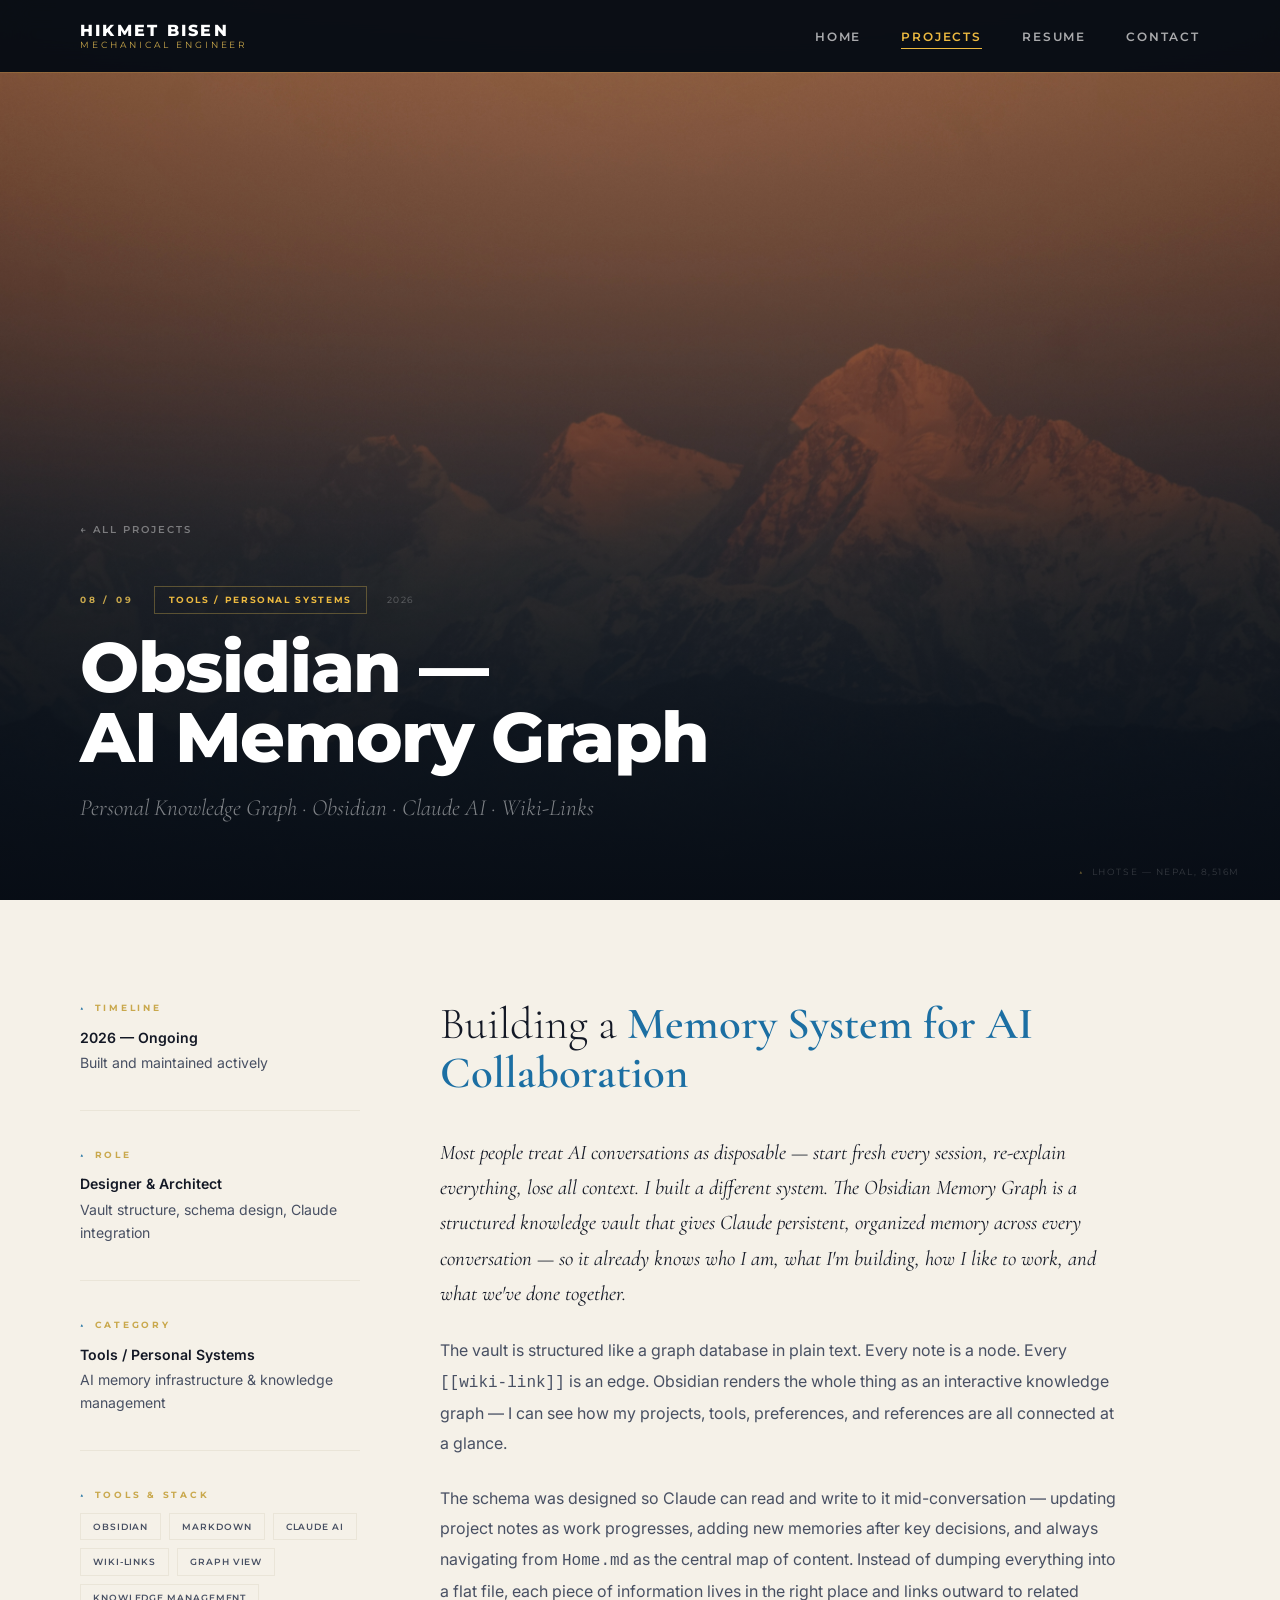
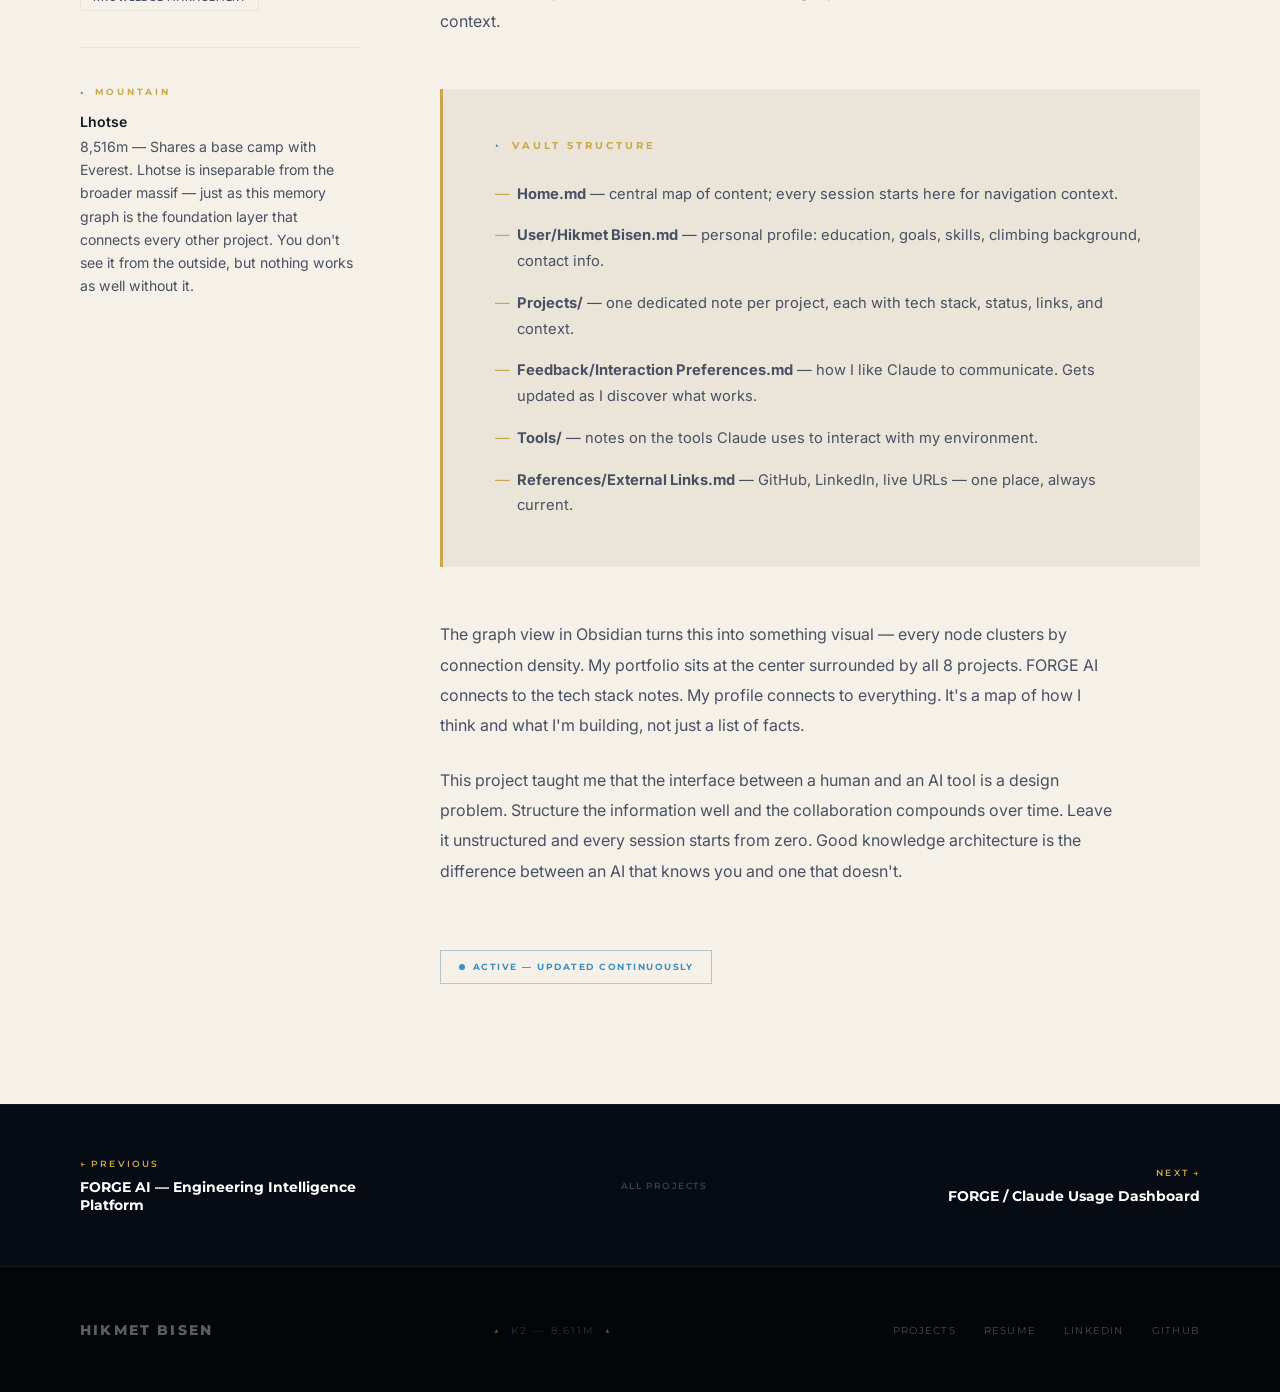
<file: Project/project-obsidian-graph.html>
<!DOCTYPE html>
<html lang="en">
<head>
  <meta charset="UTF-8">
  <meta name="viewport" content="width=device-width, initial-scale=1.0">
  <title>Obsidian Memory Graph — Hikmet Bisen</title>
  <meta name="description" content="Personal AI memory graph built in Obsidian — a structured knowledge vault that persists context across Claude conversations using wiki-linked markdown notes.">
  <link rel="stylesheet" href="../css/style.css">
</head>
<body>

  <nav class="navbar scrolled" id="navbar">
    <div class="nav-inner">
      <a href="../index.html" class="nav-logo">
        Hikmet Bisen
        <span>Mechanical Engineer</span>
      </a>
      <ul class="nav-links">
        <li><a href="../index.html">Home</a></li>
        <li><a href="projects.html" class="active">Projects</a></li>
        <li><a href="../Resume/resume.html">Resume</a></li>
        <li><a href="../index.html#contact">Contact</a></li>
      </ul>
    </div>
  </nav>

  <!-- ── Hero ── -->
  <section class="project-detail-hero">
    <img
      src="../assets/images/lhotse.jpg"
      alt="Lhotse — Nepal"
      class="project-detail-hero-img"
    >
    <div class="project-detail-overlay"></div>
    <div class="project-mountain-credit">Lhotse — Nepal, 8,516m</div>

    <div class="project-detail-hero-content">
      <a href="projects.html" class="project-detail-back">← All Projects</a>
      <div class="project-detail-meta">
        <span class="project-detail-num">08 / 09</span>
        <span class="project-detail-cat">Tools / Personal Systems</span>
        <span class="project-detail-date">2026</span>
      </div>
      <h1 class="project-detail-title">Obsidian —<br>AI Memory Graph</h1>
      <p class="project-detail-subtitle">Personal Knowledge Graph · Obsidian · Claude AI · Wiki-Links</p>
    </div>
  </section>

  <!-- ── Content ── -->
  <section class="project-detail-content">
    <div class="container">
      <div class="project-detail-grid">

        <!-- Sidebar -->
        <aside class="project-detail-sidebar">
          <div class="project-sidebar-section">
            <span class="project-sidebar-label">Timeline</span>
            <div class="project-sidebar-value">
              <strong>2026 — Ongoing</strong>
              Built and maintained actively
            </div>
          </div>
          <div class="project-sidebar-section">
            <span class="project-sidebar-label">Role</span>
            <div class="project-sidebar-value">
              <strong>Designer &amp; Architect</strong>
              Vault structure, schema design, Claude integration
            </div>
          </div>
          <div class="project-sidebar-section">
            <span class="project-sidebar-label">Category</span>
            <div class="project-sidebar-value">
              <strong>Tools / Personal Systems</strong>
              AI memory infrastructure &amp; knowledge management
            </div>
          </div>
          <div class="project-sidebar-section">
            <span class="project-sidebar-label">Tools &amp; Stack</span>
            <div class="project-tools-list">
              <span class="project-tool-tag">Obsidian</span>
              <span class="project-tool-tag">Markdown</span>
              <span class="project-tool-tag">Claude AI</span>
              <span class="project-tool-tag">Wiki-Links</span>
              <span class="project-tool-tag">Graph View</span>
              <span class="project-tool-tag">Knowledge Management</span>
            </div>
          </div>
          <div class="project-sidebar-section">
            <span class="project-sidebar-label">Mountain</span>
            <div class="project-sidebar-value">
              <strong>Lhotse</strong>
              8,516m — Shares a base camp with Everest. Lhotse is inseparable from the broader massif — just as this memory graph is the foundation layer that connects every other project. You don't see it from the outside, but nothing works as well without it.
            </div>
          </div>
        </aside>

        <!-- Body -->
        <div class="project-detail-body">
          <h2>Building a <strong>Memory System for AI Collaboration</strong></h2>

          <p>
            Most people treat AI conversations as disposable — start fresh every session, re-explain everything, lose all context. I built a different system. The Obsidian Memory Graph is a structured knowledge vault that gives Claude persistent, organized memory across every conversation — so it already knows who I am, what I'm building, how I like to work, and what we've done together.
          </p>

          <p>
            The vault is structured like a graph database in plain text. Every note is a node. Every <code>[[wiki-link]]</code> is an edge. Obsidian renders the whole thing as an interactive knowledge graph — I can see how my projects, tools, preferences, and references are all connected at a glance.
          </p>

          <p>
            The schema was designed so Claude can read and write to it mid-conversation — updating project notes as work progresses, adding new memories after key decisions, and always navigating from <code>Home.md</code> as the central map of content. Instead of dumping everything into a flat file, each piece of information lives in the right place and links outward to related context.
          </p>

          <div class="project-contributions">
            <h3>Vault Structure</h3>
            <ul>
              <li><strong>Home.md</strong> — central map of content; every session starts here for navigation context.</li>
              <li><strong>User/Hikmet Bisen.md</strong> — personal profile: education, goals, skills, climbing background, contact info.</li>
              <li><strong>Projects/</strong> — one dedicated note per project, each with tech stack, status, links, and context.</li>
              <li><strong>Feedback/Interaction Preferences.md</strong> — how I like Claude to communicate. Gets updated as I discover what works.</li>
              <li><strong>Tools/</strong> — notes on the tools Claude uses to interact with my environment.</li>
              <li><strong>References/External Links.md</strong> — GitHub, LinkedIn, live URLs — one place, always current.</li>
            </ul>
          </div>

          <p>
            The graph view in Obsidian turns this into something visual — every node clusters by connection density. My portfolio sits at the center surrounded by all 8 projects. FORGE AI connects to the tech stack notes. My profile connects to everything. It's a map of how I think and what I'm building, not just a list of facts.
          </p>

          <p>
            This project taught me that the interface between a human and an AI tool is a design problem. Structure the information well and the collaboration compounds over time. Leave it unstructured and every session starts from zero. Good knowledge architecture is the difference between an AI that knows you and one that doesn't.
          </p>

          <span class="project-status-badge">Active — Updated Continuously</span>
        </div>

      </div>
    </div>
  </section>

  <!-- ── Project Navigation ── -->
  <nav class="project-nav-bar">
    <div class="container">
      <div class="project-nav-inner">
        <a href="project-forge-ai.html" class="project-nav-item">
          <span class="project-nav-label">← Previous</span>
          <span class="project-nav-name">FORGE AI — Engineering Intelligence Platform</span>
        </a>
        <a href="projects.html" class="project-nav-center">All Projects</a>
        <a href="project-claude-dashboard.html" class="project-nav-item next">
          <span class="project-nav-label">Next →</span>
          <span class="project-nav-name">FORGE / Claude Usage Dashboard</span>
        </a>
      </div>
    </div>
  </nav>

  <footer>
    <div class="container">
      <div class="footer-inner">
        <div class="footer-logo">Hikmet Bisen</div>
        <div class="footer-peak">K2 — 8,611m</div>
        <div class="footer-links">
          <a href="projects.html">Projects</a>
          <a href="../Resume/resume.html">Resume</a>
          <a href="https://www.linkedin.com/in/hikmetbisen/" target="_blank" rel="noopener noreferrer">LinkedIn</a>
          <a href="https://github.com/Hikmet4416" target="_blank" rel="noopener noreferrer">GitHub</a>
        </div>
      </div>
    </div>
  </footer>

  <script src="../js/main.js"></script>
</body>
</html>
</file>
<file: css/style.css>
/* =========================================
   HIKMET BISEN — PORTFOLIO
   Alpine Dawn Theme | K2 Inspired
   ========================================= */

@import url('https://fonts.googleapis.com/css2?family=Cormorant+Garamond:ital,wght@0,300;0,400;0,600;1,300;1,400&family=Inter:wght@300;400;500;600&family=Montserrat:wght@400;500;600;700;800&display=swap');

/* ── Variables ── */
:root {
  --gold:        #C9A84C;
  --gold-light:  #EDBA40;
  --gold-pale:   #F5E7C0;
  --gold-glow:   rgba(201, 168, 76, 0.18);
  --steel:       #1C6FA3;
  --steel-light: #3A8EC2;
  --steel-pale:  #C5DFF0;
  --cream:       #F5F1E8;
  --cream-dark:  #EAE5D8;
  --dark:        #070C14;
  --dark-mid:    #0F1A28;
  --charcoal:    #2A3447;
  --text:        #131825;
  --text-mid:    #485063;
  --text-light:  #8090A8;
  --white:       #FFFFFF;

  --font-display: 'Cormorant Garamond', Georgia, serif;
  --font-sans:    'Inter', system-ui, sans-serif;
  --font-brand:   'Montserrat', sans-serif;

  --max-w: 1200px;
  --nav-h: 72px;
  --ease: cubic-bezier(0.4, 0, 0.2, 1);

  /* Grain texture for dark sections */
  --grain: url("data:image/svg+xml,%3Csvg xmlns='http://www.w3.org/2000/svg' width='300' height='300'%3E%3Cfilter id='n'%3E%3CfeTurbulence type='fractalNoise' baseFrequency='0.75' numOctaves='4' stitchTiles='stitch'/%3E%3CfeColorMatrix type='saturate' values='0'/%3E%3C/filter%3E%3Crect width='300' height='300' filter='url(%23n)' opacity='1'/%3E%3C%2Fsvg%3E");
}

/* ── Reset ── */
*, *::before, *::after { box-sizing: border-box; margin: 0; padding: 0; }
html { scroll-behavior: smooth; font-size: 16px; }
body {
  font-family: var(--font-sans);
  background: var(--cream);
  color: var(--text);
  line-height: 1.7;
  overflow-x: hidden;
}
img { display: block; max-width: 100%; }
a { color: inherit; text-decoration: none; }
ul { list-style: none; }

/* ── Utility ── */
.container {
  max-width: var(--max-w);
  margin: 0 auto;
  padding: 0 40px;
}
.section-label {
  font-family: var(--font-brand);
  font-size: 0.68rem;
  font-weight: 700;
  letter-spacing: 0.28em;
  text-transform: uppercase;
  color: var(--gold);
  display: block;
  margin-bottom: 16px;
}

/* ── Navbar ── */
.navbar {
  position: fixed;
  top: 0; left: 0; right: 0;
  height: var(--nav-h);
  z-index: 100;
  transition: background 0.4s var(--ease), box-shadow 0.4s var(--ease);
}
.navbar.scrolled {
  background: rgba(7, 12, 20, 0.97);
  backdrop-filter: blur(14px);
  box-shadow: 0 1px 0 rgba(201, 168, 76, 0.25);
}
.nav-inner {
  max-width: var(--max-w);
  margin: 0 auto;
  padding: 0 40px;
  height: 100%;
  display: flex;
  align-items: center;
  justify-content: space-between;
}
.nav-logo {
  font-family: var(--font-brand);
  font-weight: 800;
  font-size: 1rem;
  letter-spacing: 0.14em;
  text-transform: uppercase;
  color: var(--white);
  display: flex;
  flex-direction: column;
  line-height: 1.1;
}
.nav-logo span {
  font-weight: 400;
  font-size: 0.58rem;
  letter-spacing: 0.32em;
  color: var(--gold);
  text-transform: uppercase;
}
.nav-links {
  display: flex;
  gap: 40px;
  align-items: center;
}
.nav-links a {
  font-family: var(--font-brand);
  font-size: 0.72rem;
  font-weight: 600;
  letter-spacing: 0.16em;
  text-transform: uppercase;
  color: rgba(255,255,255,0.65);
  transition: color 0.2s;
  position: relative;
}
.nav-links a::after {
  content: '';
  position: absolute;
  bottom: -5px; left: 0; right: 0;
  height: 1px;
  background: var(--gold-light);
  transform: scaleX(0);
  transition: transform 0.3s var(--ease);
  transform-origin: left;
}
.nav-links a:hover { color: var(--white); }
.nav-links a:hover::after { transform: scaleX(1); }
.nav-links a.active { color: var(--gold-light); }
.nav-links a.active::after { transform: scaleX(1); background: var(--gold-light); }

/* ── Hero ── */
.hero {
  position: relative;
  height: 100vh;
  min-height: 720px;
  background: var(--dark);
  display: flex;
  flex-direction: column;
  justify-content: center;
  overflow: hidden;
}

/* Grain overlay */
.hero::before {
  content: '';
  position: absolute;
  inset: 0;
  background: var(--grain) repeat;
  background-size: 200px 200px;
  opacity: 0.045;
  mix-blend-mode: overlay;
  pointer-events: none;
  z-index: 1;
}

.hero-bg {
  position: absolute;
  inset: 0;
  background:
    radial-gradient(ellipse 80% 55% at 15% 35%, rgba(201, 168, 76, 0.1) 0%, transparent 55%),
    radial-gradient(ellipse 55% 75% at 82% 18%, rgba(28, 111, 163, 0.14) 0%, transparent 55%),
    radial-gradient(ellipse 40% 40% at 50% 100%, rgba(201, 168, 76, 0.08) 0%, transparent 50%),
    linear-gradient(180deg, #070C14 0%, #0F1A28 55%, #070C14 100%);
}
.hero-stars {
  position: absolute;
  inset: 0;
  background-image:
    radial-gradient(1px 1px at 12% 18%, rgba(255,255,255,0.5) 0%, transparent 100%),
    radial-gradient(1px 1px at 28% 8%, rgba(255,255,255,0.35) 0%, transparent 100%),
    radial-gradient(1.5px 1.5px at 52% 12%, rgba(255,255,255,0.55) 0%, transparent 100%),
    radial-gradient(1px 1px at 68% 6%, rgba(255,255,255,0.25) 0%, transparent 100%),
    radial-gradient(1px 1px at 83% 22%, rgba(255,255,255,0.45) 0%, transparent 100%),
    radial-gradient(1px 1px at 43% 4%, rgba(255,255,255,0.3) 0%, transparent 100%),
    radial-gradient(2px 2px at 91% 10%, rgba(201,168,76,0.7) 0%, transparent 100%),
    radial-gradient(1px 1px at 7% 35%, rgba(255,255,255,0.2) 0%, transparent 100%),
    radial-gradient(1px 1px at 62% 28%, rgba(255,255,255,0.3) 0%, transparent 100%);
}
.hero-mountain {
  position: absolute;
  bottom: 0; left: 0; right: 0;
  height: 55%;
}
.hero-mountain::after {
  content: '';
  position: absolute;
  bottom: 42%;
  left: 0; right: 0;
  height: 3px;
  background: linear-gradient(to right,
    transparent 0%,
    rgba(201, 168, 76, 0.08) 15%,
    rgba(201, 168, 76, 0.35) 35%,
    rgba(237, 186, 64, 0.55) 50%,
    rgba(201, 168, 76, 0.35) 65%,
    rgba(201, 168, 76, 0.08) 85%,
    transparent 100%);
  filter: blur(6px);
  pointer-events: none;
}
.hero-mountain svg {
  width: 100%;
  height: 100%;
  display: block;
}
.hero-content {
  position: relative;
  z-index: 2;
  max-width: var(--max-w);
  margin: 0 auto;
  padding: 0 40px;
  padding-bottom: 120px;
}
.hero-eyebrow {
  font-family: var(--font-brand);
  font-size: 0.65rem;
  font-weight: 700;
  letter-spacing: 0.38em;
  text-transform: uppercase;
  color: var(--gold);
  margin-bottom: 28px;
  display: flex;
  align-items: center;
  gap: 16px;
}
.hero-eyebrow::before {
  content: '';
  display: block;
  width: 48px;
  height: 1px;
  background: linear-gradient(to right, var(--gold), transparent);
}
.hero-name {
  font-family: var(--font-brand);
  font-size: clamp(4.5rem, 11vw, 9.5rem);
  font-weight: 800;
  letter-spacing: -0.03em;
  line-height: 0.9;
  color: var(--white);
  margin-bottom: 28px;
}
.hero-name em {
  font-style: normal;
  color: var(--gold-light);
  display: block;
}
.hero-title {
  font-family: var(--font-display);
  font-size: clamp(1.4rem, 2.8vw, 2.2rem);
  font-weight: 300;
  font-style: italic;
  color: rgba(255,255,255,0.6);
  margin-bottom: 14px;
  letter-spacing: 0.03em;
}
.hero-tagline {
  font-size: 0.72rem;
  color: rgba(255,255,255,0.3);
  letter-spacing: 0.18em;
  font-family: var(--font-brand);
  font-weight: 500;
  text-transform: uppercase;
  margin-bottom: 56px;
}
.hero-ctas {
  display: flex;
  gap: 16px;
  flex-wrap: wrap;
}
.btn {
  display: inline-flex;
  align-items: center;
  gap: 10px;
  font-family: var(--font-brand);
  font-size: 0.7rem;
  font-weight: 700;
  letter-spacing: 0.2em;
  text-transform: uppercase;
  padding: 15px 34px;
  border: none;
  cursor: pointer;
  transition: all 0.3s var(--ease);
  position: relative;
  overflow: hidden;
}
.btn-primary {
  background: var(--gold);
  color: var(--dark);
}
.btn-primary:hover {
  background: var(--gold-light);
  transform: translateY(-2px);
  box-shadow: 0 10px 36px rgba(201, 168, 76, 0.4);
}
.btn-outline {
  background: transparent;
  color: var(--white);
  border: 1px solid rgba(255,255,255,0.25);
}
.btn-outline:hover {
  border-color: var(--gold);
  color: var(--gold-light);
  transform: translateY(-2px);
}
.hero-scroll {
  position: absolute;
  bottom: 36px;
  left: 50%;
  transform: translateX(-50%);
  z-index: 2;
  display: flex;
  flex-direction: column;
  align-items: center;
  gap: 10px;
  opacity: 0.35;
  font-family: var(--font-brand);
  font-size: 0.58rem;
  letter-spacing: 0.24em;
  text-transform: uppercase;
  color: var(--white);
  animation: scrollBounce 2.8s ease-in-out infinite;
}
.scroll-line {
  width: 1px;
  height: 44px;
  background: linear-gradient(to bottom, var(--gold), transparent);
}
@keyframes scrollBounce {
  0%, 100% { transform: translateX(-50%) translateY(0); opacity: 0.35; }
  50% { transform: translateX(-50%) translateY(7px); opacity: 0.65; }
}

/* ── About ── */
.about {
  padding: 128px 0;
  background: var(--cream);
  position: relative;
  overflow: hidden;
}
/* Ghost monogram */
.about::before {
  content: 'HB';
  position: absolute;
  right: -2%;
  top: 50%;
  transform: translateY(-50%);
  font-family: var(--font-brand);
  font-size: clamp(180px, 22vw, 320px);
  font-weight: 900;
  color: rgba(28, 111, 163, 0.04);
  letter-spacing: -0.05em;
  line-height: 1;
  pointer-events: none;
  user-select: none;
}
.about-grid {
  display: grid;
  grid-template-columns: 1fr 1.4fr;
  gap: 80px;
  align-items: start;
  position: relative;
}
.about-left h2 {
  font-family: var(--font-display);
  font-size: clamp(3rem, 5vw, 5.2rem);
  font-weight: 300;
  line-height: 1.0;
  color: var(--text);
  margin-bottom: 32px;
}
.about-left h2 strong {
  font-weight: 600;
  display: block;
  color: var(--steel);
}
.about-peak {
  display: flex;
  align-items: center;
  gap: 12px;
  font-family: var(--font-brand);
  font-size: 0.65rem;
  font-weight: 600;
  letter-spacing: 0.22em;
  text-transform: uppercase;
  color: var(--text-light);
  margin-bottom: 48px;
}
.peak-icon {
  width: 20px;
  height: 16px;
  fill: var(--gold);
}
.about-ctas {
  display: flex;
  flex-direction: column;
  gap: 10px;
}
.btn-dark {
  background: var(--dark);
  color: var(--white);
  justify-content: space-between;
  padding: 16px 24px;
}
.btn-dark:hover {
  background: var(--steel);
  transform: translateX(8px);
  box-shadow: 4px 0 20px rgba(28, 111, 163, 0.25);
}
.btn-dark-outline {
  background: transparent;
  color: var(--text);
  border: 1px solid var(--cream-dark);
  justify-content: space-between;
  padding: 16px 24px;
}
.btn-dark-outline:hover {
  border-color: var(--steel);
  color: var(--steel);
  transform: translateX(8px);
}
.btn-arrow {
  font-size: 1.1rem;
  line-height: 1;
}
.about-right p {
  font-size: 1.05rem;
  color: var(--text-mid);
  margin-bottom: 20px;
  line-height: 1.85;
}
.about-right p:first-of-type {
  font-family: var(--font-display);
  font-size: 1.38rem;
  font-style: italic;
  color: var(--text);
  line-height: 1.65;
}
.about-stats {
  display: grid;
  grid-template-columns: repeat(3, 1fr);
  gap: 24px;
  margin-top: 52px;
  padding-top: 40px;
  border-top: 1px solid var(--cream-dark);
}
.stat-num {
  font-family: var(--font-brand);
  font-size: 3rem;
  font-weight: 800;
  color: var(--gold);
  line-height: 1;
  display: block;
  margin-bottom: 8px;
  letter-spacing: -0.02em;
}
.stat-label {
  font-size: 0.65rem;
  font-family: var(--font-brand);
  letter-spacing: 0.18em;
  text-transform: uppercase;
  color: var(--text-light);
}

/* ── Skills strip ── */
.skills-strip {
  background: var(--dark-mid);
  padding: 56px 0;
  overflow: hidden;
  position: relative;
}
.skills-strip::before {
  content: '';
  position: absolute;
  inset: 0;
  background: var(--grain) repeat;
  background-size: 200px 200px;
  opacity: 0.03;
  mix-blend-mode: overlay;
  pointer-events: none;
}
/* Gold accent line at top of strip */
.skills-strip::after {
  content: '';
  position: absolute;
  top: 0; left: 0; right: 0;
  height: 1px;
  background: linear-gradient(to right, transparent, var(--gold), transparent);
  opacity: 0.4;
}
.skills-strip-inner {
  max-width: var(--max-w);
  margin: 0 auto;
  padding: 0 40px;
  position: relative;
}
.skills-strip-label {
  font-family: var(--font-brand);
  font-size: 0.62rem;
  letter-spacing: 0.28em;
  text-transform: uppercase;
  color: var(--gold);
  margin-bottom: 28px;
  display: block;
}
.skills-grid {
  display: flex;
  flex-wrap: wrap;
  gap: 10px;
}
.skill-tag {
  font-family: var(--font-brand);
  font-size: 0.65rem;
  font-weight: 600;
  letter-spacing: 0.1em;
  text-transform: uppercase;
  padding: 8px 18px;
  border: 1px solid rgba(255,255,255,0.08);
  color: rgba(255,255,255,0.45);
  transition: all 0.25s var(--ease);
  cursor: default;
}
.skill-tag:hover {
  border-color: rgba(201, 168, 76, 0.5);
  color: var(--gold-light);
  background: rgba(201, 168, 76, 0.06);
}
.skill-tag.highlight {
  border-color: rgba(201, 168, 76, 0.3);
  color: var(--gold-light);
  background: rgba(201, 168, 76, 0.05);
}
.skill-tag.highlight:hover {
  border-color: var(--gold);
  background: rgba(201, 168, 76, 0.12);
}

/* ── Featured Projects ── */
.featured-projects {
  padding: 128px 0;
  background: var(--cream-dark);
}
.section-header {
  display: flex;
  align-items: flex-end;
  justify-content: space-between;
  margin-bottom: 64px;
}
.section-header h2 {
  font-family: var(--font-display);
  font-size: clamp(2.5rem, 4.5vw, 4.2rem);
  font-weight: 300;
  color: var(--text);
  line-height: 1;
}
.section-header h2 strong {
  font-weight: 600;
  color: var(--text);
}
.section-header-link {
  font-family: var(--font-brand);
  font-size: 0.7rem;
  font-weight: 700;
  letter-spacing: 0.16em;
  text-transform: uppercase;
  color: var(--steel);
  display: flex;
  align-items: center;
  gap: 8px;
  transition: gap 0.25s, color 0.25s;
  padding-bottom: 4px;
  border-bottom: 1px solid transparent;
  transition: all 0.25s;
}
.section-header-link:hover {
  gap: 16px;
  color: var(--gold);
  border-bottom-color: var(--gold);
}

/* ── Project Card ── */
.projects-grid {
  display: grid;
  grid-template-columns: repeat(3, 1fr);
  gap: 3px;
}
.project-card {
  position: relative;
  aspect-ratio: 4/3;
  overflow: hidden;
  cursor: pointer;
  background: var(--dark-mid);
}
.project-card.wide {
  grid-column: span 2;
  aspect-ratio: 16/9;
}
.project-bg {
  position: absolute;
  inset: 0;
  transition: transform 0.7s var(--ease);
}
.project-card:hover .project-bg {
  transform: scale(1.07);
}

/* Card gradients — rich, directional */
.project-card:nth-child(1) .project-bg {
  background:
    linear-gradient(145deg, #080E1C 0%, #102240 35%, #1C4E7A 65%, #0D2035 100%);
}
.project-card:nth-child(2) .project-bg {
  background:
    linear-gradient(145deg, #130B03 0%, #2E1A08 35%, #7A4A12 65%, #C9A84C 90%, #1A0E04 100%);
}
.project-card:nth-child(3) .project-bg {
  background:
    linear-gradient(145deg, #080F0A 0%, #0E2815 35%, #1A5535 65%, #0A1C0F 100%);
}
.project-card:nth-child(4) .project-bg {
  background:
    linear-gradient(145deg, #0C0818 0%, #1C0F30 35%, #4A1E82 65%, #120A22 100%);
}
.project-card:nth-child(5) .project-bg {
  background:
    linear-gradient(145deg, #120810 0%, #280D1C 35%, #721838 65%, #0F0610 100%);
}

/* Decorative SVG in placeholder */
.project-bg-icon {
  position: absolute;
  top: 50%;
  left: 50%;
  transform: translate(-50%, -50%);
  opacity: 0.05;
  width: 55%;
}

.project-overlay {
  position: absolute;
  inset: 0;
  background: linear-gradient(to top,
    rgba(7,12,20,0.95) 0%,
    rgba(7,12,20,0.5) 40%,
    rgba(7,12,20,0.1) 70%,
    transparent 100%);
  transition: background 0.4s var(--ease);
}
.project-card:hover .project-overlay {
  background: linear-gradient(to top,
    rgba(7,12,20,0.98) 0%,
    rgba(7,12,20,0.75) 100%);
}

/* Gold bottom accent line */
.project-card::after {
  content: '';
  position: absolute;
  bottom: 0; left: 0; right: 0;
  height: 2px;
  background: var(--gold);
  transform: scaleX(0);
  transform-origin: left;
  transition: transform 0.5s var(--ease);
  z-index: 3;
}
.project-card:hover::after {
  transform: scaleX(1);
}

.project-tooltip {
  position: absolute;
  inset: 0;
  display: flex;
  flex-direction: column;
  justify-content: flex-end;
  padding: 28px;
  z-index: 2;
}
.project-number {
  font-family: var(--font-brand);
  font-size: 0.58rem;
  font-weight: 700;
  letter-spacing: 0.28em;
  color: var(--gold);
  margin-bottom: 8px;
  opacity: 0;
  transform: translateY(8px);
  transition: all 0.35s var(--ease);
}
.project-card:hover .project-number {
  opacity: 1;
  transform: translateY(0);
}
.project-name {
  font-family: var(--font-brand);
  font-size: clamp(1rem, 1.5vw, 1.3rem);
  font-weight: 700;
  color: rgba(255,255,255,0.85);
  line-height: 1.2;
  margin-bottom: 10px;
  transform: translateY(6px);
  transition: transform 0.35s var(--ease), color 0.35s;
}
.project-card:hover .project-name {
  transform: translateY(0);
  color: var(--white);
}
.project-desc {
  font-size: 0.78rem;
  color: rgba(255,255,255,0.5);
  line-height: 1.55;
  max-width: 360px;
  opacity: 0;
  transform: translateY(10px);
  transition: opacity 0.35s var(--ease) 0.06s, transform 0.35s var(--ease) 0.06s;
}
.project-card:hover .project-desc {
  opacity: 1;
  transform: translateY(0);
}
.project-tag {
  position: absolute;
  top: 20px;
  right: 20px;
  font-family: var(--font-brand);
  font-size: 0.57rem;
  font-weight: 700;
  letter-spacing: 0.18em;
  text-transform: uppercase;
  padding: 5px 12px;
  background: rgba(201, 168, 76, 0.12);
  border: 1px solid rgba(201, 168, 76, 0.38);
  color: var(--gold-light);
  opacity: 0;
  transform: translateY(-8px);
  transition: all 0.35s var(--ease);
  z-index: 2;
}
.project-card:hover .project-tag {
  opacity: 1;
  transform: translateY(0);
}

/* ── Work Together ── */
.work-together {
  padding: 140px 0;
  background: var(--dark);
  position: relative;
  overflow: hidden;
}
/* Grain on contact section */
.work-together::before {
  content: '';
  position: absolute;
  inset: 0;
  background: var(--grain) repeat;
  background-size: 200px 200px;
  opacity: 0.04;
  mix-blend-mode: overlay;
  pointer-events: none;
  z-index: 0;
}
/* K2 ghost text */
.work-together::after {
  content: 'K2';
  position: absolute;
  bottom: -50px;
  right: -24px;
  font-family: var(--font-brand);
  font-size: 320px;
  font-weight: 900;
  color: rgba(255,255,255,0.018);
  letter-spacing: -0.05em;
  line-height: 1;
  pointer-events: none;
}
.work-together-bg {
  position: absolute;
  inset: 0;
  background:
    radial-gradient(ellipse 65% 50% at 25% 50%, rgba(28, 111, 163, 0.14) 0%, transparent 55%),
    radial-gradient(ellipse 40% 40% at 75% 80%, rgba(201, 168, 76, 0.06) 0%, transparent 50%);
}
.work-together .container { position: relative; z-index: 1; }
.work-together-grid {
  display: grid;
  grid-template-columns: 1fr 1fr;
  gap: 80px;
  align-items: center;
}
.work-left h2 {
  font-family: var(--font-display);
  font-size: clamp(2.5rem, 5vw, 5rem);
  font-weight: 300;
  color: var(--white);
  line-height: 1.05;
  margin-bottom: 24px;
}
.work-left h2 strong {
  font-weight: 600;
  color: var(--gold-light);
}
.work-left p {
  font-size: 0.95rem;
  color: rgba(255,255,255,0.45);
  line-height: 1.85;
  max-width: 400px;
}
.contact-form {
  display: flex;
  flex-direction: column;
  gap: 16px;
}
.form-row {
  display: grid;
  grid-template-columns: 1fr 1fr;
  gap: 16px;
}
.form-group {
  display: flex;
  flex-direction: column;
  gap: 6px;
}
.form-group label {
  font-family: var(--font-brand);
  font-size: 0.6rem;
  font-weight: 700;
  letter-spacing: 0.2em;
  text-transform: uppercase;
  color: rgba(255,255,255,0.35);
}
.form-group input,
.form-group textarea,
.form-group select {
  background: rgba(255,255,255,0.04);
  border: 1px solid rgba(255,255,255,0.09);
  color: var(--white);
  padding: 14px 16px;
  font-family: var(--font-sans);
  font-size: 0.88rem;
  outline: none;
  transition: border-color 0.25s, background 0.25s;
  resize: none;
  -webkit-appearance: none;
}
.form-group input::placeholder,
.form-group textarea::placeholder {
  color: rgba(255,255,255,0.18);
}
.form-group input:focus,
.form-group textarea:focus {
  border-color: var(--gold);
  background: rgba(201, 168, 76, 0.04);
}
.form-group textarea { height: 120px; }
.btn-submit {
  background: var(--gold);
  color: var(--dark);
  align-self: flex-start;
  padding: 16px 42px;
}
.btn-submit:hover {
  background: var(--gold-light);
  transform: translateY(-2px);
  box-shadow: 0 10px 36px rgba(201, 168, 76, 0.4);
}

/* ── Footer ── */
footer {
  background: #030608;
  padding: 52px 0;
  border-top: 1px solid rgba(201, 168, 76, 0.12);
}
.footer-inner {
  display: flex;
  align-items: center;
  justify-content: space-between;
}
.footer-logo {
  font-family: var(--font-brand);
  font-weight: 800;
  font-size: 0.85rem;
  letter-spacing: 0.16em;
  text-transform: uppercase;
  color: rgba(255,255,255,0.35);
}
.footer-peak {
  font-family: var(--font-brand);
  font-size: 0.6rem;
  letter-spacing: 0.22em;
  text-transform: uppercase;
  color: rgba(255,255,255,0.18);
  display: flex;
  align-items: center;
  gap: 10px;
}
.footer-peak::before,
.footer-peak::after {
  content: '▲';
  font-size: 0.48rem;
  color: var(--gold);
  opacity: 0.55;
}
.footer-links {
  display: flex;
  gap: 28px;
}
.footer-links a {
  font-family: var(--font-brand);
  font-size: 0.63rem;
  letter-spacing: 0.12em;
  text-transform: uppercase;
  color: rgba(255,255,255,0.28);
  transition: color 0.2s;
}
.footer-links a:hover { color: var(--gold-light); }

/* ── Page Header (inner pages) ── */
.page-hero {
  padding: 164px 0 84px;
  background: var(--dark);
  position: relative;
  overflow: hidden;
}
.page-hero::before {
  content: '';
  position: absolute;
  inset: 0;
  background: var(--grain) repeat;
  background-size: 200px 200px;
  opacity: 0.04;
  mix-blend-mode: overlay;
  pointer-events: none;
}
.page-hero::after {
  content: '';
  position: absolute;
  bottom: 0; left: 0; right: 0;
  height: 1px;
  background: linear-gradient(to right, transparent, var(--gold), transparent);
  opacity: 0.5;
}
.page-hero-bg {
  position: absolute;
  inset: 0;
  background: radial-gradient(ellipse 55% 80% at 82% 50%, rgba(28, 111, 163, 0.12) 0%, transparent 55%);
}
.page-hero .container { position: relative; z-index: 1; }
.page-hero h1 {
  font-family: var(--font-display);
  font-size: clamp(3rem, 7vw, 6.5rem);
  font-weight: 300;
  color: var(--white);
  line-height: 1;
  margin-bottom: 18px;
}
.page-hero h1 strong {
  font-weight: 600;
  color: var(--gold-light);
}
.page-hero p {
  font-size: 0.95rem;
  color: rgba(255,255,255,0.42);
  max-width: 500px;
  line-height: 1.75;
}

/* ── Projects Page Full Grid ── */
.projects-page-grid {
  padding: 80px 0 120px;
}
.projects-full-grid {
  display: grid;
  grid-template-columns: repeat(2, 1fr);
  gap: 3px;
}
.project-card-full {
  position: relative;
  aspect-ratio: 16/9;
  overflow: hidden;
  cursor: pointer;
  background: var(--dark-mid);
}
.project-card-full.featured {
  grid-column: span 2;
  aspect-ratio: 21/7;
}
.project-card-full .project-bg { position: absolute; inset: 0; transition: transform 0.7s var(--ease); }
.project-card-full:hover .project-bg { transform: scale(1.05); }

.project-card-full:nth-child(1) .project-bg {
  background: linear-gradient(145deg, #080E1C 0%, #102240 40%, #1C4E7A 70%, #0D2035 100%);
}
.project-card-full:nth-child(2) .project-bg {
  background: linear-gradient(145deg, #130B03 0%, #2E1A08 35%, #7A4A12 60%, #C9A84C 85%, #1A0E04 100%);
}
.project-card-full:nth-child(3) .project-bg {
  background: linear-gradient(145deg, #060D08 0%, #0D2415 35%, #165530 60%, #0A1A0C 100%);
}
.project-card-full:nth-child(4) .project-bg {
  background: linear-gradient(145deg, #0C0818 0%, #1A0D2E 35%, #421A7C 60%, #0F0822 100%);
}
.project-card-full:nth-child(5) .project-bg {
  background: linear-gradient(145deg, #110810 0%, #260C1A 35%, #6A1535 60%, #0E070F 100%);
}

.project-card-full .project-overlay {
  position: absolute;
  inset: 0;
  background: linear-gradient(to top,
    rgba(7,12,20,0.95) 0%,
    rgba(7,12,20,0.4) 45%,
    transparent 100%);
  transition: background 0.4s var(--ease);
}
.project-card-full:hover .project-overlay {
  background: linear-gradient(to top,
    rgba(7,12,20,0.98) 0%,
    rgba(7,12,20,0.72) 100%);
}

/* Gold bottom accent line */
.project-card-full::after {
  content: '';
  position: absolute;
  bottom: 0; left: 0; right: 0;
  height: 2px;
  background: var(--gold);
  transform: scaleX(0);
  transform-origin: left;
  transition: transform 0.5s var(--ease);
  z-index: 3;
}
.project-card-full:hover::after {
  transform: scaleX(1);
}

.project-card-full .project-tooltip {
  position: absolute;
  inset: 0;
  display: flex;
  flex-direction: column;
  justify-content: flex-end;
  padding: 36px;
  z-index: 2;
}
.project-card-full .project-number {
  font-family: var(--font-brand);
  font-size: 0.6rem;
  font-weight: 700;
  letter-spacing: 0.28em;
  color: var(--gold);
  margin-bottom: 8px;
  opacity: 0;
  transform: translateY(8px);
  transition: all 0.35s var(--ease);
}
.project-card-full:hover .project-number { opacity: 1; transform: translateY(0); }

.project-card-full .project-name {
  font-family: var(--font-brand);
  font-size: clamp(1.1rem, 2vw, 1.6rem);
  font-weight: 700;
  color: rgba(255,255,255,0.85);
  line-height: 1.2;
  margin-bottom: 12px;
  transform: translateY(8px);
  transition: transform 0.35s var(--ease), color 0.35s;
}
.project-card-full:hover .project-name {
  transform: translateY(0);
  color: var(--white);
}

.project-card-full .project-desc {
  font-size: 0.82rem;
  color: rgba(255,255,255,0.5);
  line-height: 1.6;
  max-width: 520px;
  opacity: 0;
  transform: translateY(12px);
  transition: opacity 0.35s 0.06s var(--ease), transform 0.35s 0.06s var(--ease);
}
.project-card-full:hover .project-desc { opacity: 1; transform: translateY(0); }

.project-card-full .project-tag {
  position: absolute;
  top: 24px;
  right: 24px;
  font-family: var(--font-brand);
  font-size: 0.58rem;
  font-weight: 700;
  letter-spacing: 0.18em;
  text-transform: uppercase;
  padding: 6px 14px;
  background: rgba(201,168,76,0.1);
  border: 1px solid rgba(201,168,76,0.32);
  color: var(--gold-light);
  opacity: 0;
  transform: translateY(-8px);
  transition: all 0.35s var(--ease);
  z-index: 2;
}
.project-card-full:hover .project-tag { opacity: 1; transform: translateY(0); }

/* Mountain range decoration in cards */
.card-mountain {
  position: absolute;
  bottom: 0;
  left: 0;
  right: 0;
  height: 40%;
  opacity: 0.05;
}

/* ── Resume Page ── */
.resume-page {
  padding: 80px 0 120px;
}
.resume-container {
  max-width: 860px;
  margin: 0 auto;
  padding: 0 40px;
}
.resume-download-bar {
  display: flex;
  align-items: center;
  justify-content: space-between;
  padding: 20px 32px;
  background: var(--dark);
  margin-bottom: 60px;
  border-left: 3px solid var(--gold);
}
.resume-download-bar p {
  font-family: var(--font-brand);
  font-size: 0.7rem;
  letter-spacing: 0.12em;
  text-transform: uppercase;
  color: rgba(255,255,255,0.4);
}
.btn-download {
  display: inline-flex;
  align-items: center;
  gap: 10px;
  font-family: var(--font-brand);
  font-size: 0.66rem;
  font-weight: 700;
  letter-spacing: 0.2em;
  text-transform: uppercase;
  padding: 12px 28px;
  background: var(--gold);
  color: var(--dark);
  border: none;
  cursor: pointer;
  transition: background 0.25s, transform 0.25s;
}
.btn-download:hover { background: var(--gold-light); transform: translateY(-1px); }

.resume-section {
  margin-bottom: 64px;
}
.resume-section-title {
  font-family: var(--font-brand);
  font-size: 0.62rem;
  font-weight: 700;
  letter-spacing: 0.32em;
  text-transform: uppercase;
  color: var(--gold);
  margin-bottom: 24px;
  padding-bottom: 14px;
  border-bottom: 1px solid var(--cream-dark);
  display: flex;
  align-items: center;
  gap: 12px;
}
.resume-section-title::before {
  content: '▲';
  font-size: 0.48rem;
  color: var(--steel);
}
.resume-name {
  font-family: var(--font-brand);
  font-size: 2.8rem;
  font-weight: 800;
  letter-spacing: -0.02em;
  color: var(--text);
  line-height: 1;
  margin-bottom: 10px;
}
.resume-contact-line {
  font-size: 0.85rem;
  color: var(--text-mid);
  display: flex;
  flex-wrap: wrap;
  gap: 8px 20px;
  margin-bottom: 4px;
}
.resume-contact-line a { color: var(--steel); transition: color 0.2s; }
.resume-contact-line a:hover { color: var(--gold); }

.resume-entry {
  margin-bottom: 32px;
  padding-left: 22px;
  border-left: 2px solid var(--cream-dark);
  transition: border-color 0.25s;
}
.resume-entry:hover { border-color: var(--gold); }
.resume-entry-header {
  display: flex;
  justify-content: space-between;
  align-items: baseline;
  gap: 16px;
  margin-bottom: 4px;
  flex-wrap: wrap;
}
.resume-entry-title {
  font-family: var(--font-brand);
  font-size: 0.95rem;
  font-weight: 700;
  color: var(--text);
}
.resume-entry-date {
  font-family: var(--font-brand);
  font-size: 0.63rem;
  font-weight: 600;
  letter-spacing: 0.1em;
  text-transform: uppercase;
  color: var(--text-light);
  white-space: nowrap;
}
.resume-entry-org {
  font-size: 0.82rem;
  font-style: italic;
  color: var(--steel);
  margin-bottom: 12px;
}
.resume-entry ul {
  list-style: none;
  display: flex;
  flex-direction: column;
  gap: 6px;
}
.resume-entry ul li {
  font-size: 0.85rem;
  color: var(--text-mid);
  line-height: 1.65;
  padding-left: 18px;
  position: relative;
}
.resume-entry ul li::before {
  content: '—';
  position: absolute;
  left: 0;
  color: var(--gold);
  font-size: 0.75rem;
}

.skills-two-col {
  display: grid;
  grid-template-columns: repeat(2, 1fr);
  gap: 20px 40px;
}
.skill-item {
  display: flex;
  flex-direction: column;
  gap: 4px;
}
.skill-item-label {
  font-family: var(--font-brand);
  font-size: 0.7rem;
  font-weight: 700;
  letter-spacing: 0.1em;
  text-transform: uppercase;
  color: var(--text);
}
.skill-item-value {
  font-size: 0.82rem;
  color: var(--text-mid);
  line-height: 1.6;
}

.awards-grid {
  display: grid;
  grid-template-columns: repeat(3, 1fr);
  gap: 20px;
}
.award-item {
  padding: 22px;
  background: var(--cream-dark);
  border-left: 2px solid var(--gold);
  transition: border-left-width 0.2s, padding-left 0.2s;
}
.award-item:hover {
  border-left-width: 3px;
  padding-left: 21px;
}
.award-name {
  font-family: var(--font-brand);
  font-size: 0.78rem;
  font-weight: 700;
  color: var(--text);
  margin-bottom: 6px;
  line-height: 1.3;
}
.award-year {
  font-family: var(--font-brand);
  font-size: 0.6rem;
  font-weight: 600;
  letter-spacing: 0.14em;
  color: var(--gold);
}

/* ── Mountain Divider ── */
.mountain-divider {
  height: 80px;
  width: 100%;
  display: block;
}

/* ── Project Detail Page ── */
.project-detail-hero {
  position: relative;
  height: 100vh;
  min-height: 640px;
  overflow: hidden;
  display: flex;
  align-items: flex-end;
}
.project-detail-hero-img {
  position: absolute;
  inset: 0;
  width: 100%;
  height: 100%;
  object-fit: cover;
  object-position: center;
  transition: transform 10s ease;
}
.project-detail-hero:hover .project-detail-hero-img {
  transform: scale(1.04);
}
.project-detail-overlay {
  position: absolute;
  inset: 0;
  background: linear-gradient(
    to top,
    rgba(7,12,20,0.97) 0%,
    rgba(7,12,20,0.65) 40%,
    rgba(7,12,20,0.22) 100%
  );
}
.project-detail-hero-content {
  position: relative;
  z-index: 2;
  width: 100%;
  max-width: var(--max-w);
  margin: 0 auto;
  padding: 0 40px 72px;
}
.project-detail-back {
  display: inline-flex;
  align-items: center;
  gap: 8px;
  font-family: var(--font-brand);
  font-size: 0.63rem;
  font-weight: 600;
  letter-spacing: 0.2em;
  text-transform: uppercase;
  color: rgba(255,255,255,0.4);
  margin-bottom: 48px;
  transition: color 0.2s, gap 0.2s;
}
.project-detail-back:hover { color: var(--gold-light); gap: 14px; }
.project-detail-meta {
  display: flex;
  align-items: center;
  gap: 20px;
  margin-bottom: 18px;
  flex-wrap: wrap;
}
.project-detail-num {
  font-family: var(--font-brand);
  font-size: 0.58rem;
  font-weight: 700;
  letter-spacing: 0.3em;
  color: var(--gold);
}
.project-detail-cat {
  font-family: var(--font-brand);
  font-size: 0.57rem;
  font-weight: 700;
  letter-spacing: 0.18em;
  text-transform: uppercase;
  padding: 5px 14px;
  border: 1px solid rgba(201,168,76,0.38);
  color: var(--gold-light);
}
.project-detail-date {
  font-family: var(--font-brand);
  font-size: 0.58rem;
  letter-spacing: 0.14em;
  color: rgba(255,255,255,0.3);
}
.project-detail-title {
  font-family: var(--font-brand);
  font-size: clamp(2.2rem, 5.5vw, 5.5rem);
  font-weight: 800;
  color: var(--white);
  line-height: 1.0;
  letter-spacing: -0.02em;
  max-width: 880px;
  margin-bottom: 16px;
}
.project-detail-subtitle {
  font-family: var(--font-display);
  font-size: clamp(1rem, 2vw, 1.45rem);
  font-style: italic;
  font-weight: 300;
  color: rgba(255,255,255,0.48);
}
.project-mountain-credit {
  position: absolute;
  bottom: 20px;
  right: 40px;
  font-family: var(--font-brand);
  font-size: 0.54rem;
  letter-spacing: 0.18em;
  text-transform: uppercase;
  color: rgba(255,255,255,0.18);
  display: flex;
  align-items: center;
  gap: 7px;
}
.project-mountain-credit::before {
  content: '▲';
  font-size: 0.4rem;
  color: var(--gold);
  opacity: 0.5;
}

/* ── Project Detail Content ── */
.project-detail-content {
  background: var(--cream);
  padding: 100px 0 120px;
}
.project-detail-grid {
  display: grid;
  grid-template-columns: 280px 1fr;
  gap: 80px;
  align-items: start;
}
.project-detail-sidebar {
  position: sticky;
  top: 100px;
}
.project-sidebar-section {
  margin-bottom: 36px;
  padding-bottom: 36px;
  border-bottom: 1px solid var(--cream-dark);
}
.project-sidebar-section:last-child {
  border-bottom: none;
}
.project-sidebar-label {
  font-family: var(--font-brand);
  font-size: 0.57rem;
  font-weight: 700;
  letter-spacing: 0.3em;
  text-transform: uppercase;
  color: var(--gold);
  margin-bottom: 10px;
  display: flex;
  align-items: center;
  gap: 8px;
}
.project-sidebar-label::before {
  content: '▲';
  font-size: 0.38rem;
  color: var(--steel);
}
.project-sidebar-value {
  font-size: 0.88rem;
  color: var(--text-mid);
  line-height: 1.65;
}
.project-sidebar-value strong {
  display: block;
  color: var(--text);
  font-weight: 600;
  margin-bottom: 2px;
}
.project-tools-list {
  display: flex;
  flex-wrap: wrap;
  gap: 8px;
  margin-top: 6px;
}
.project-tool-tag {
  font-family: var(--font-brand);
  font-size: 0.57rem;
  font-weight: 600;
  letter-spacing: 0.1em;
  text-transform: uppercase;
  padding: 5px 12px;
  border: 1px solid var(--cream-dark);
  color: var(--text-mid);
  transition: all 0.2s;
}
.project-tool-tag:hover { border-color: var(--steel); color: var(--steel); }

/* ── Project Body ── */
.project-detail-body h2 {
  font-family: var(--font-display);
  font-size: clamp(2rem, 3.5vw, 3.2rem);
  font-weight: 300;
  color: var(--text);
  line-height: 1.1;
  margin-bottom: 36px;
}
.project-detail-body h2 strong { font-weight: 600; color: var(--steel); }
.project-detail-body > p {
  font-size: 1rem;
  color: var(--text-mid);
  line-height: 1.9;
  margin-bottom: 24px;
  max-width: 680px;
}
.project-detail-body > p:first-of-type {
  font-family: var(--font-display);
  font-size: 1.3rem;
  font-style: italic;
  color: var(--text);
  line-height: 1.7;
}
.project-contributions {
  margin: 52px 0;
  padding: 48px 52px;
  background: var(--cream-dark);
  border-left: 3px solid var(--gold);
}
.project-contributions h3 {
  font-family: var(--font-brand);
  font-size: 0.62rem;
  font-weight: 700;
  letter-spacing: 0.3em;
  text-transform: uppercase;
  color: var(--gold);
  margin-bottom: 28px;
  display: flex;
  align-items: center;
  gap: 10px;
}
.project-contributions h3::before {
  content: '▲';
  font-size: 0.4rem;
  color: var(--steel);
}
.project-contributions ul {
  display: flex;
  flex-direction: column;
  gap: 16px;
}
.project-contributions ul li {
  font-size: 0.92rem;
  color: var(--text-mid);
  line-height: 1.75;
  padding-left: 22px;
  position: relative;
}
.project-contributions ul li::before {
  content: '—';
  position: absolute;
  left: 0;
  color: var(--gold);
}
.project-status-badge {
  display: inline-flex;
  align-items: center;
  gap: 8px;
  font-family: var(--font-brand);
  font-size: 0.58rem;
  font-weight: 700;
  letter-spacing: 0.16em;
  text-transform: uppercase;
  padding: 8px 18px;
  border: 1px solid rgba(28,111,163,0.32);
  color: var(--steel-light);
  margin-top: 40px;
}
.project-status-badge::before {
  content: '';
  width: 6px;
  height: 6px;
  border-radius: 50%;
  background: var(--steel-light);
  animation: pulse 2s ease-in-out infinite;
}
@keyframes pulse {
  0%, 100% { opacity: 1; }
  50% { opacity: 0.25; }
}

/* ── Project Navigation Bar ── */
.project-nav-bar {
  background: var(--dark);
  padding: 52px 0;
  border-top: 1px solid rgba(255,255,255,0.04);
}
.project-nav-inner {
  display: flex;
  justify-content: space-between;
  align-items: center;
  gap: 32px;
}
.project-nav-item {
  display: flex;
  flex-direction: column;
  gap: 7px;
  max-width: 300px;
  transition: opacity 0.25s;
}
.project-nav-item:hover { opacity: 0.65; }
.project-nav-label {
  font-family: var(--font-brand);
  font-size: 0.55rem;
  font-weight: 600;
  letter-spacing: 0.24em;
  text-transform: uppercase;
  color: var(--gold);
}
.project-nav-name {
  font-family: var(--font-brand);
  font-size: 0.88rem;
  font-weight: 700;
  color: var(--white);
  line-height: 1.25;
}
.project-nav-item.next { text-align: right; }
.project-nav-center {
  font-family: var(--font-brand);
  font-size: 0.58rem;
  font-weight: 600;
  letter-spacing: 0.16em;
  text-transform: uppercase;
  color: rgba(255,255,255,0.22);
  transition: color 0.2s;
  white-space: nowrap;
}
.project-nav-center:hover { color: var(--gold-light); }

/* ── Responsive ── */
@media (max-width: 900px) {
  .about-grid { grid-template-columns: 1fr; gap: 48px; }
  .about::before { display: none; }
  .work-together-grid { grid-template-columns: 1fr; gap: 48px; }
  .projects-grid { grid-template-columns: 1fr 1fr; }
  .project-card.wide { grid-column: span 2; }
  .projects-full-grid { grid-template-columns: 1fr; }
  .project-card-full.featured { grid-column: span 1; aspect-ratio: 16/9; }
  .awards-grid { grid-template-columns: 1fr 1fr; }
  .section-header { flex-direction: column; align-items: flex-start; gap: 16px; }
  .project-detail-grid { grid-template-columns: 1fr; gap: 48px; }
  .project-detail-sidebar { position: static; }
  .project-nav-inner { flex-direction: column; align-items: flex-start; gap: 28px; }
  .project-nav-item.next { text-align: left; }
}
@media (max-width: 640px) {
  .container { padding: 0 24px; }
  .nav-inner { padding: 0 24px; }
  .hero-content { padding: 0 24px 80px; }
  .projects-grid { grid-template-columns: 1fr; }
  .project-card.wide { grid-column: span 1; aspect-ratio: 4/3; }
  .form-row { grid-template-columns: 1fr; }
  .about-stats { grid-template-columns: repeat(3, 1fr); }
  .skills-two-col { grid-template-columns: 1fr; }
  .awards-grid { grid-template-columns: 1fr; }
  .footer-inner { flex-direction: column; gap: 20px; text-align: center; }
  .project-detail-hero-content { padding: 0 24px 56px; }
  .project-contributions { padding: 32px 24px; }
  .project-mountain-credit { right: 24px; }
  .stat-num { font-size: 2.2rem; }
}
</file>
